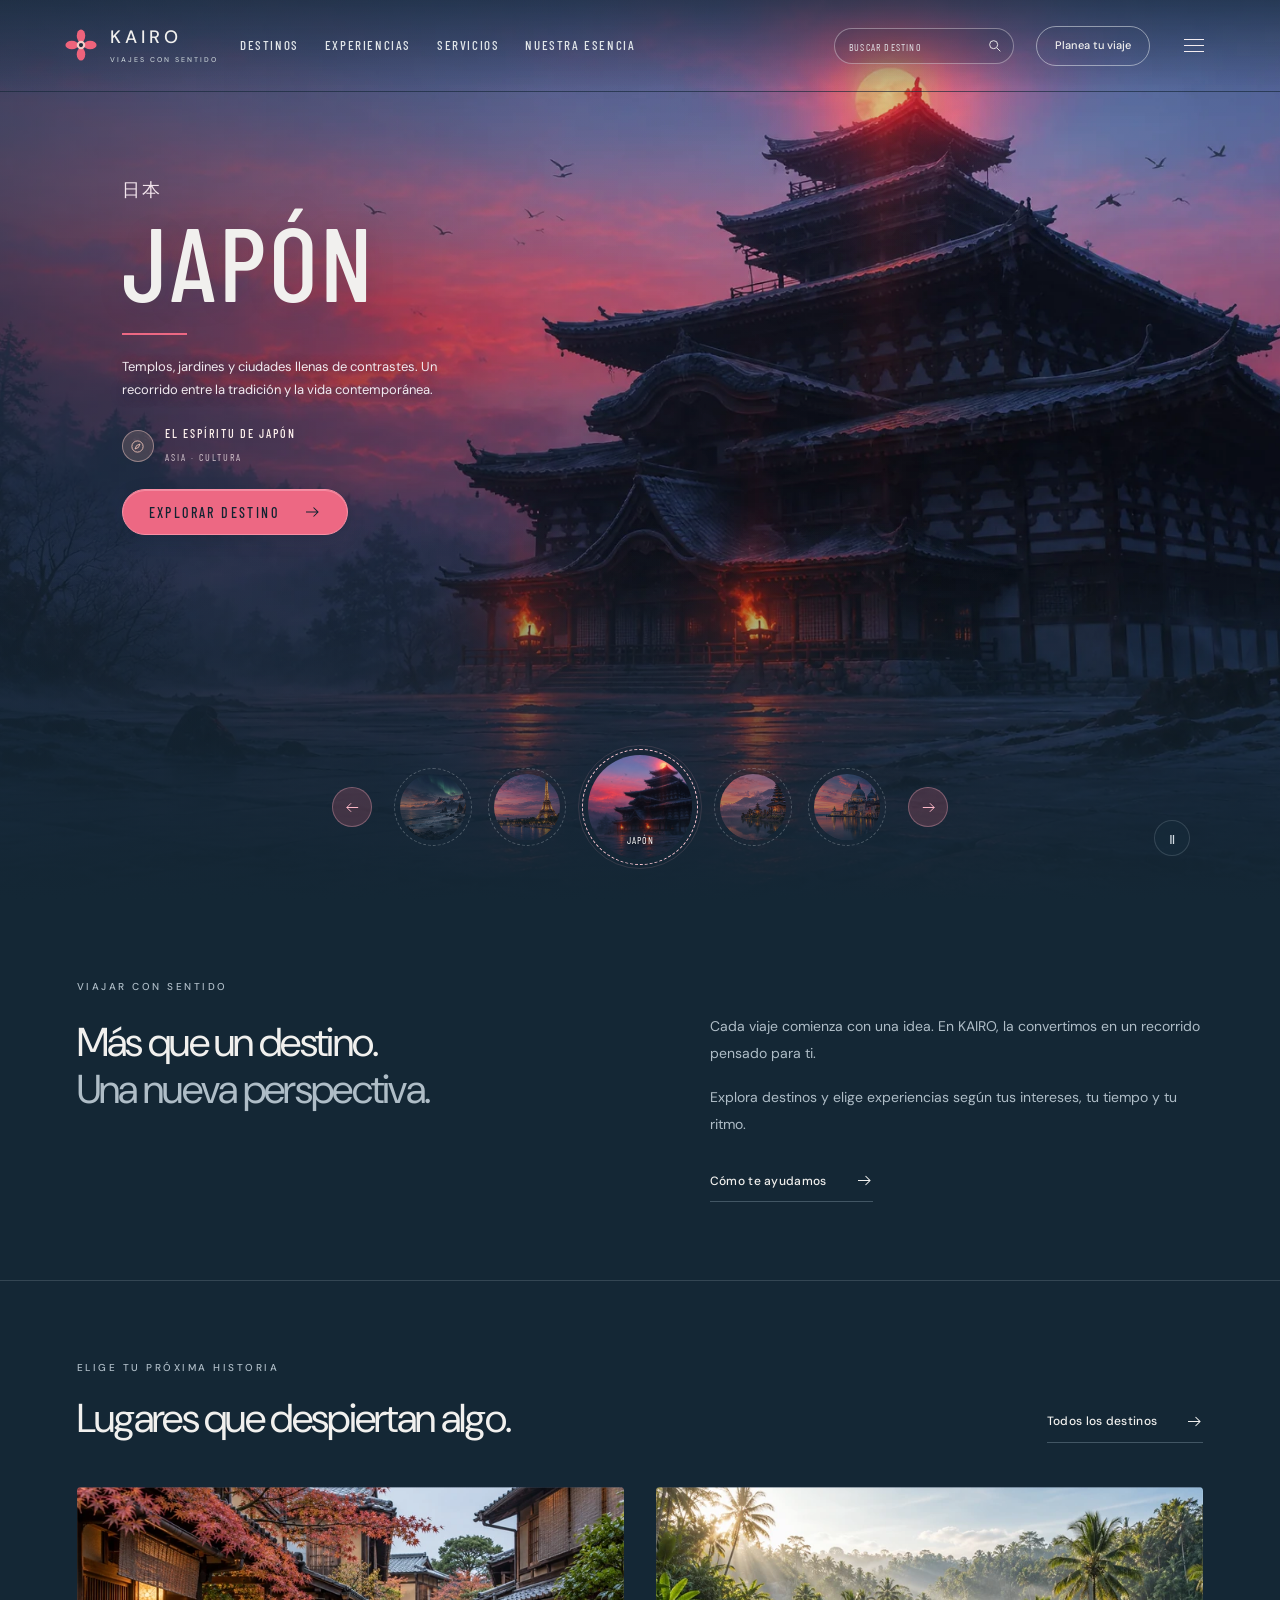
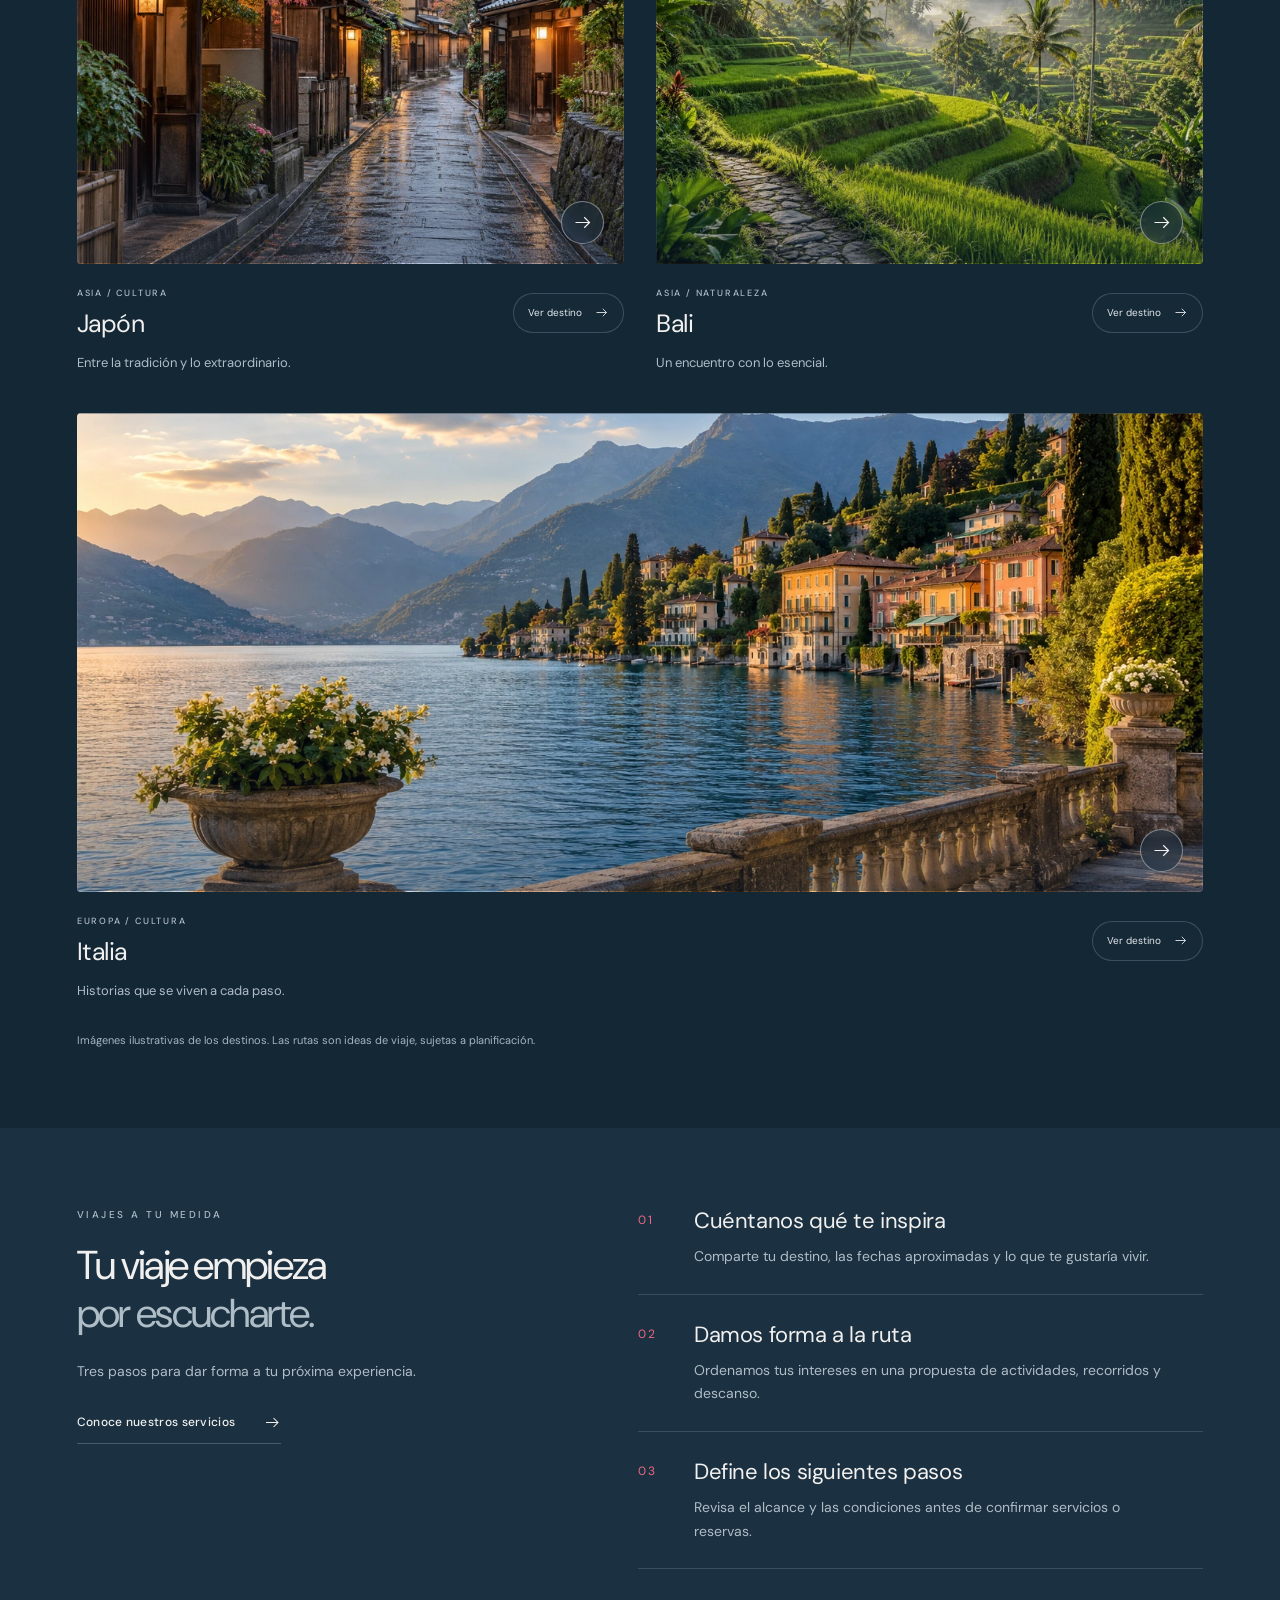
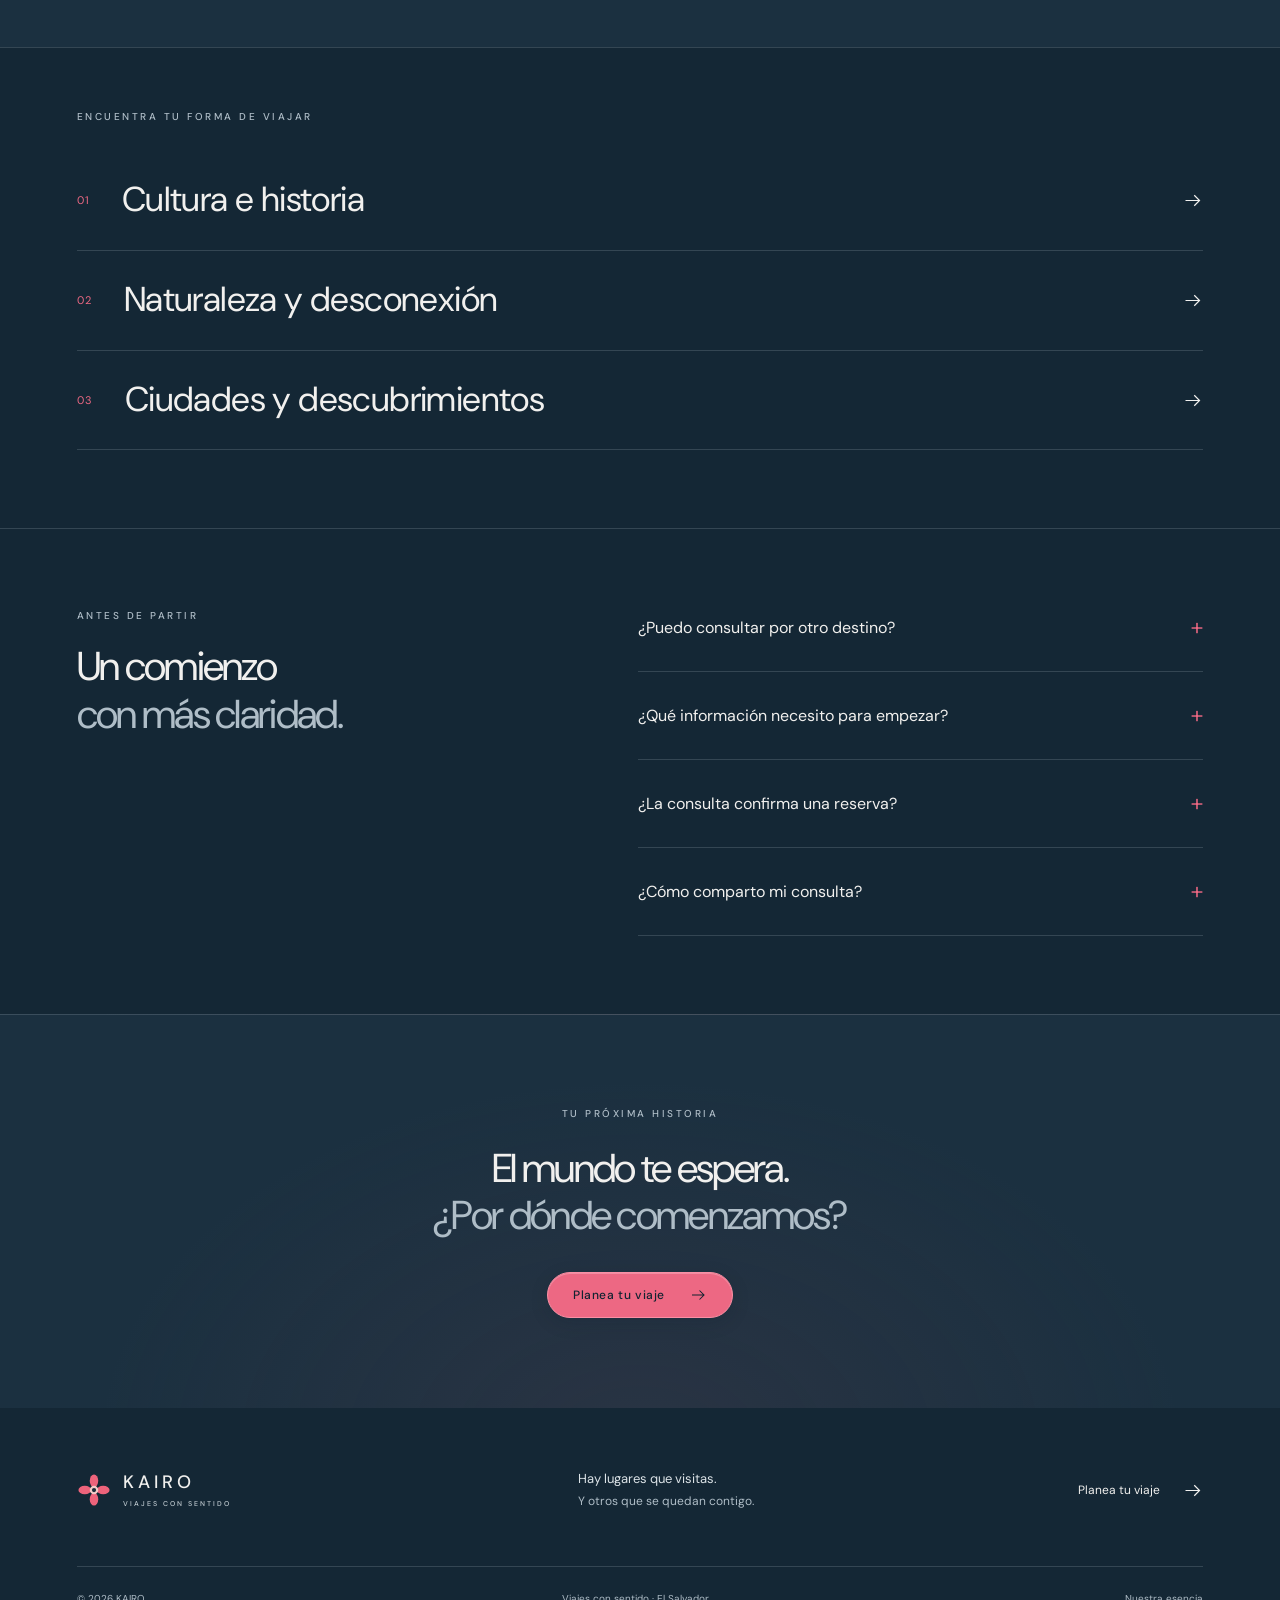
<file: index.html>
<!doctype html>
<html lang="es"><head>
<meta charset="utf-8"><meta name="viewport" content="width=device-width,initial-scale=1">
<meta name="theme-color" content="#223447"><meta name="description" content="Explora Japón, Bali, París, Islandia e Italia. Encuentra inspiración para tu próxima historia.">
<title>KAIRO — Viajes con sentido</title><link rel="icon" type="image/svg+xml" href="assets/logo.svg">
<link rel="preconnect" href="https://fonts.googleapis.com"><link rel="preconnect" href="https://fonts.gstatic.com" crossorigin>
<link rel="stylesheet" href="assets/styles.css?v=20261016-editorial">
<link rel="preload" as="image" href="assets/japon.webp">
<script src="assets/app.js?v=20261016-editorial" defer></script></head>
<body data-page="inicio"><div id="app"></div><noscript><main style="padding:40px"><h1>KAIRO — Viajes con sentido</h1><p>Activa JavaScript para explorar destinos y preparar tu consulta.</p><nav><a href="index.html">Inicio</a> · <a href="destinos.html">Destinos</a> · <a href="experiencias.html">Experiencias</a> · <a href="nosotros.html">Nuestra esencia</a> · <a href="contacto.html">Contacto</a></nav></main></noscript></body></html>
</file>
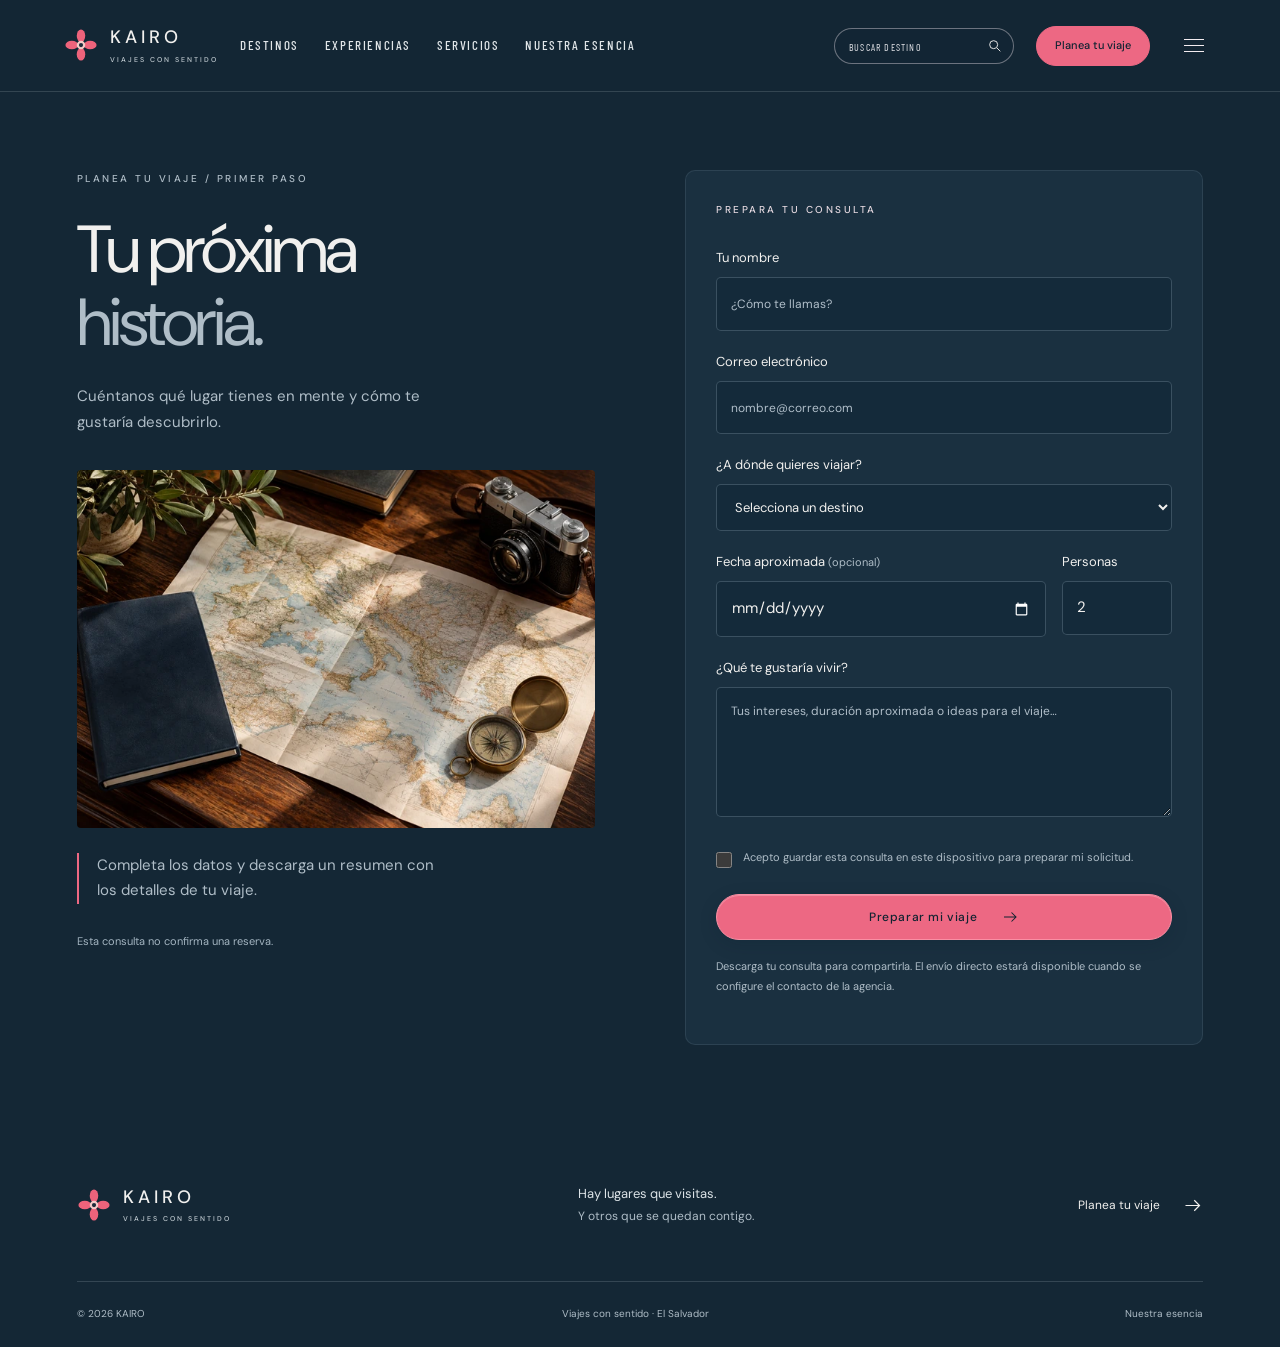
<file: contacto.html>
<!doctype html>
<html lang="es"><head>
<meta charset="utf-8"><meta name="viewport" content="width=device-width,initial-scale=1">
<meta name="theme-color" content="#223447"><meta name="description" content="Prepara una consulta personal para descubrir tu próximo destino.">
<title>Planea tu viaje — KAIRO</title><link rel="icon" type="image/svg+xml" href="assets/logo.svg">
<link rel="preconnect" href="https://fonts.googleapis.com"><link rel="preconnect" href="https://fonts.gstatic.com" crossorigin>
<link rel="stylesheet" href="assets/styles.css?v=20261016-editorial">

<script src="assets/app.js?v=20261016-editorial" defer></script></head>
<body data-page="contacto"><div id="app"></div><noscript><main style="padding:40px"><h1>KAIRO — Viajes con sentido</h1><p>Activa JavaScript para explorar destinos y preparar tu consulta.</p><nav><a href="index.html">Inicio</a> · <a href="destinos.html">Destinos</a> · <a href="experiencias.html">Experiencias</a> · <a href="nosotros.html">Nuestra esencia</a> · <a href="contacto.html">Contacto</a></nav></main></noscript></body></html>
</file>
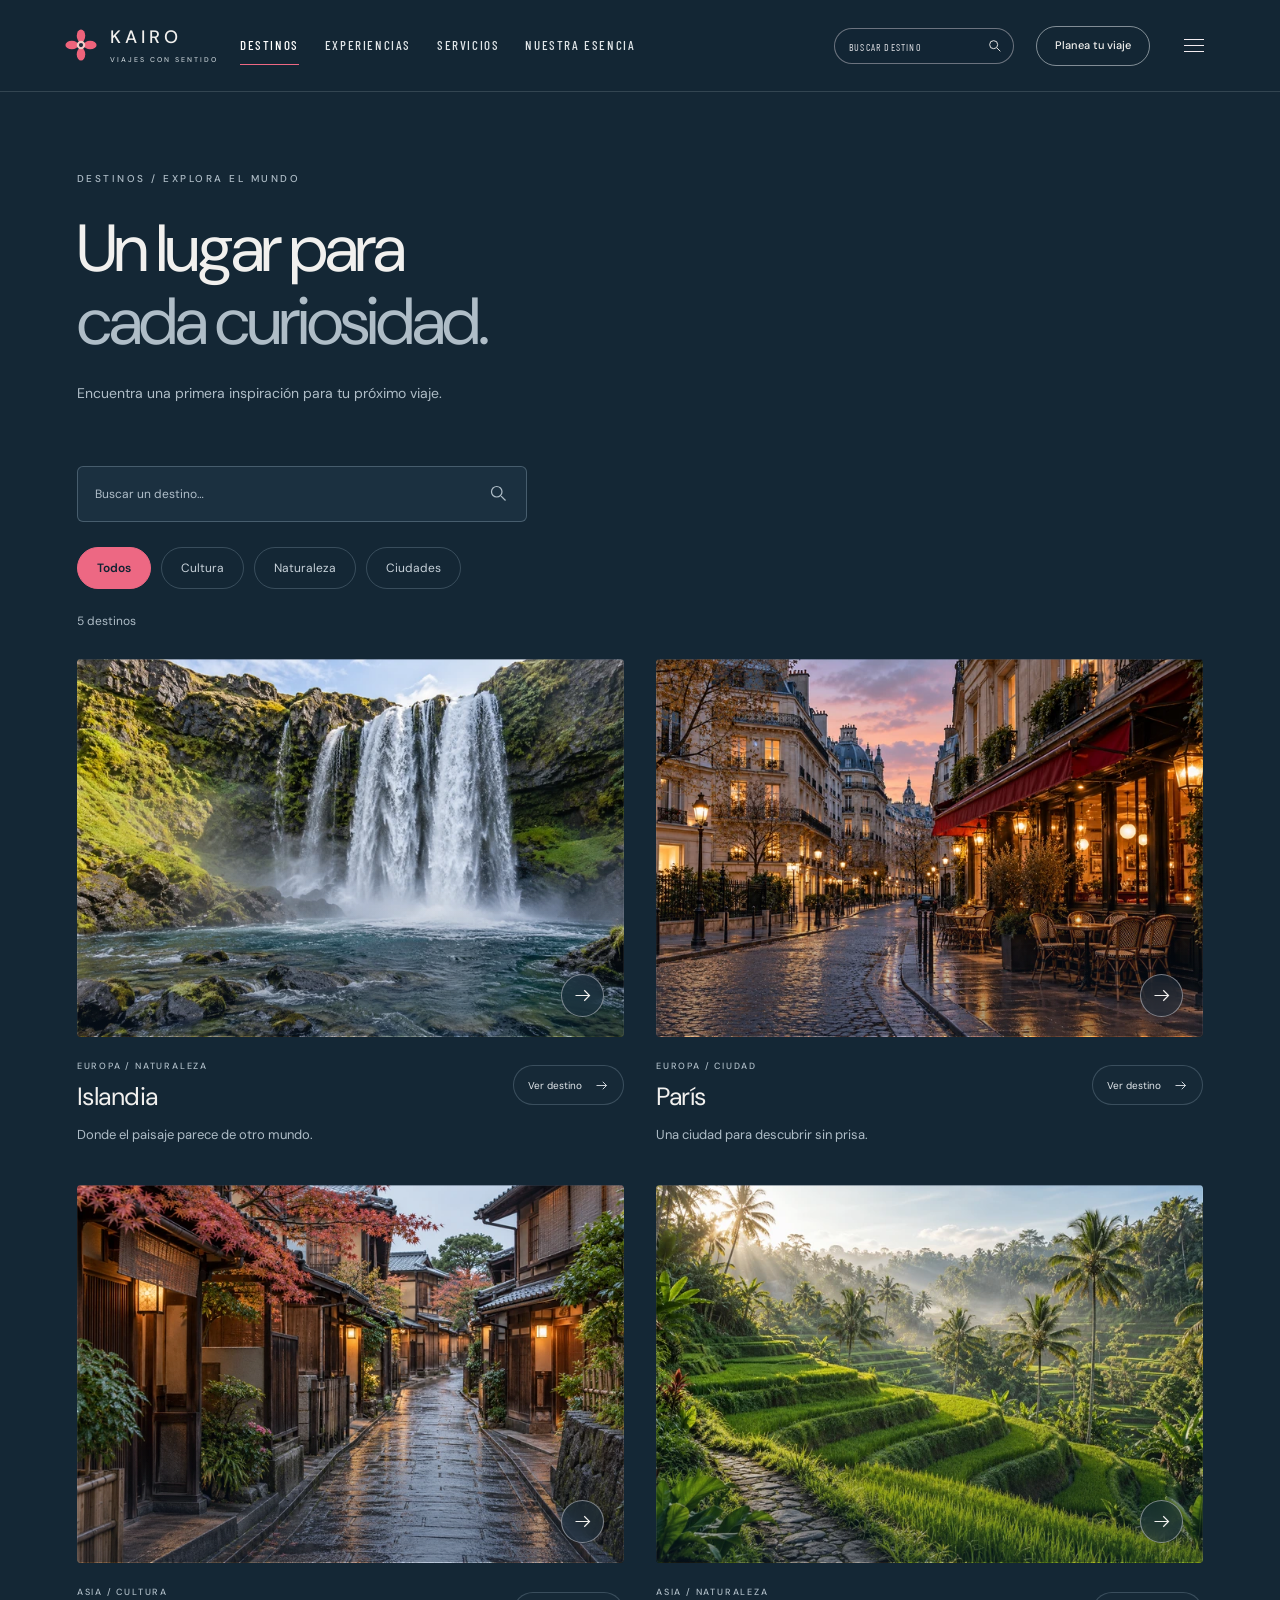
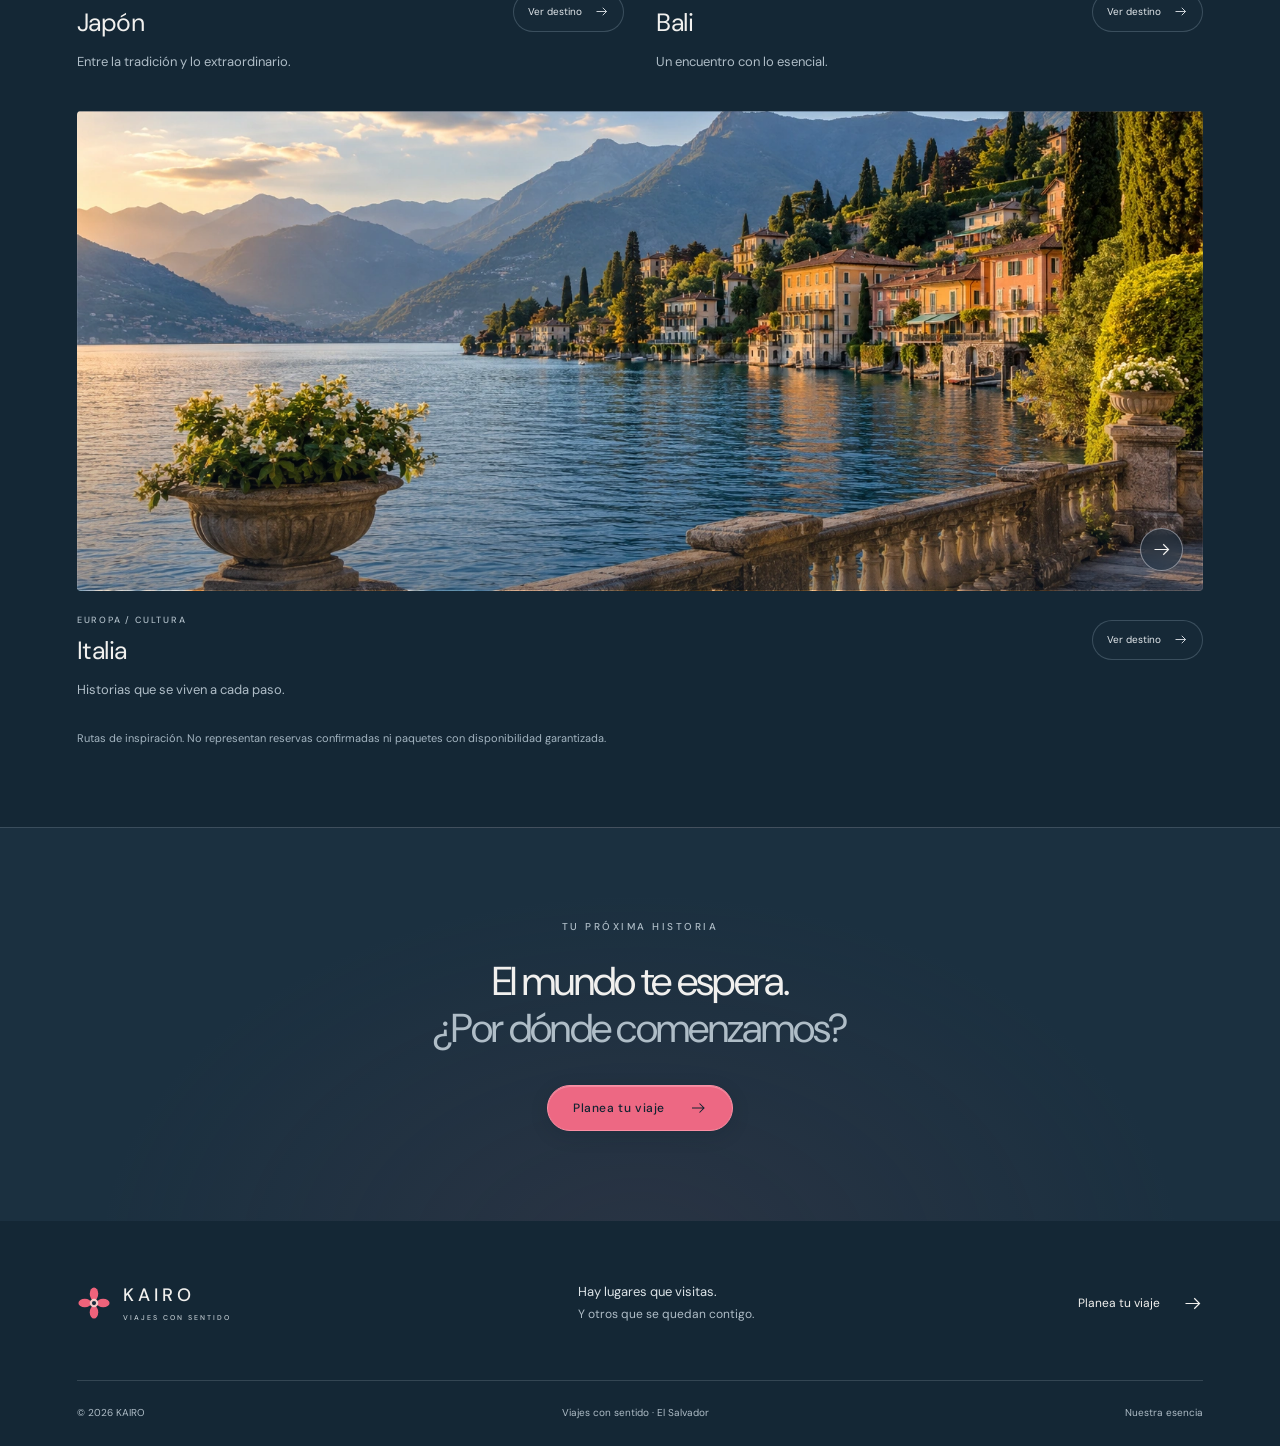
<file: destinos.html>
<!doctype html>
<html lang="es"><head>
<meta charset="utf-8"><meta name="viewport" content="width=device-width,initial-scale=1">
<meta name="theme-color" content="#223447"><meta name="description" content="Descubre destinos culturales, naturales y urbanos para tu próximo viaje.">
<title>Destinos — KAIRO</title><link rel="icon" type="image/svg+xml" href="assets/logo.svg">
<link rel="preconnect" href="https://fonts.googleapis.com"><link rel="preconnect" href="https://fonts.gstatic.com" crossorigin>
<link rel="stylesheet" href="assets/styles.css?v=20261016-editorial">

<script src="assets/app.js?v=20261016-editorial" defer></script></head>
<body data-page="destinos"><div id="app"></div><noscript><main style="padding:40px"><h1>KAIRO — Viajes con sentido</h1><p>Activa JavaScript para explorar destinos y preparar tu consulta.</p><nav><a href="index.html">Inicio</a> · <a href="destinos.html">Destinos</a> · <a href="experiencias.html">Experiencias</a> · <a href="nosotros.html">Nuestra esencia</a> · <a href="contacto.html">Contacto</a></nav></main></noscript></body></html>
</file>
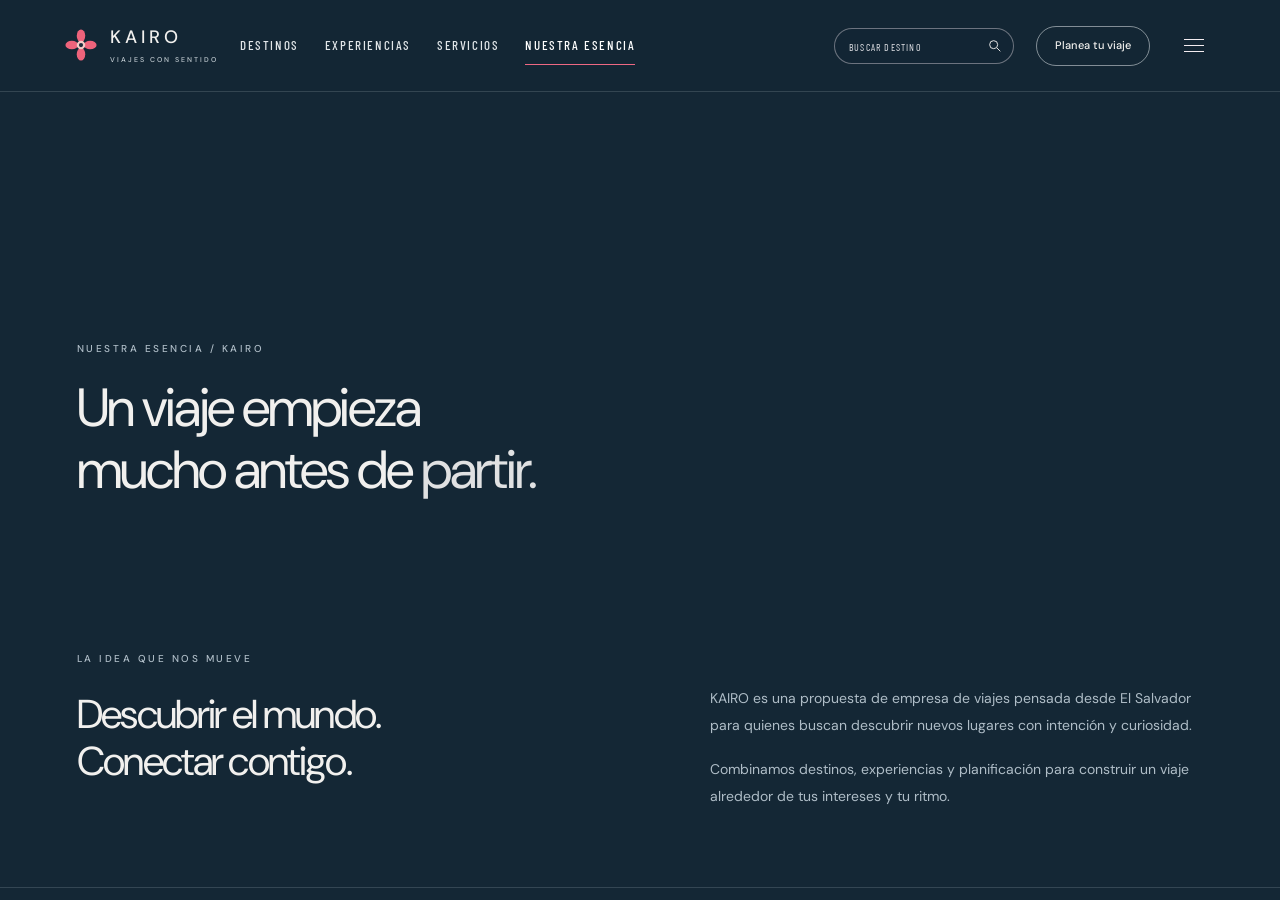
<file: estudio.html>
<!doctype html><html lang="es"><head><meta charset="utf-8"><meta name="viewport" content="width=device-width,initial-scale=1"><meta http-equiv="refresh" content="0;url=nosotros.html"><title>KAIRO — Viajes</title></head><body><a href="nosotros.html">Continuar a KAIRO</a></body></html>
</file>
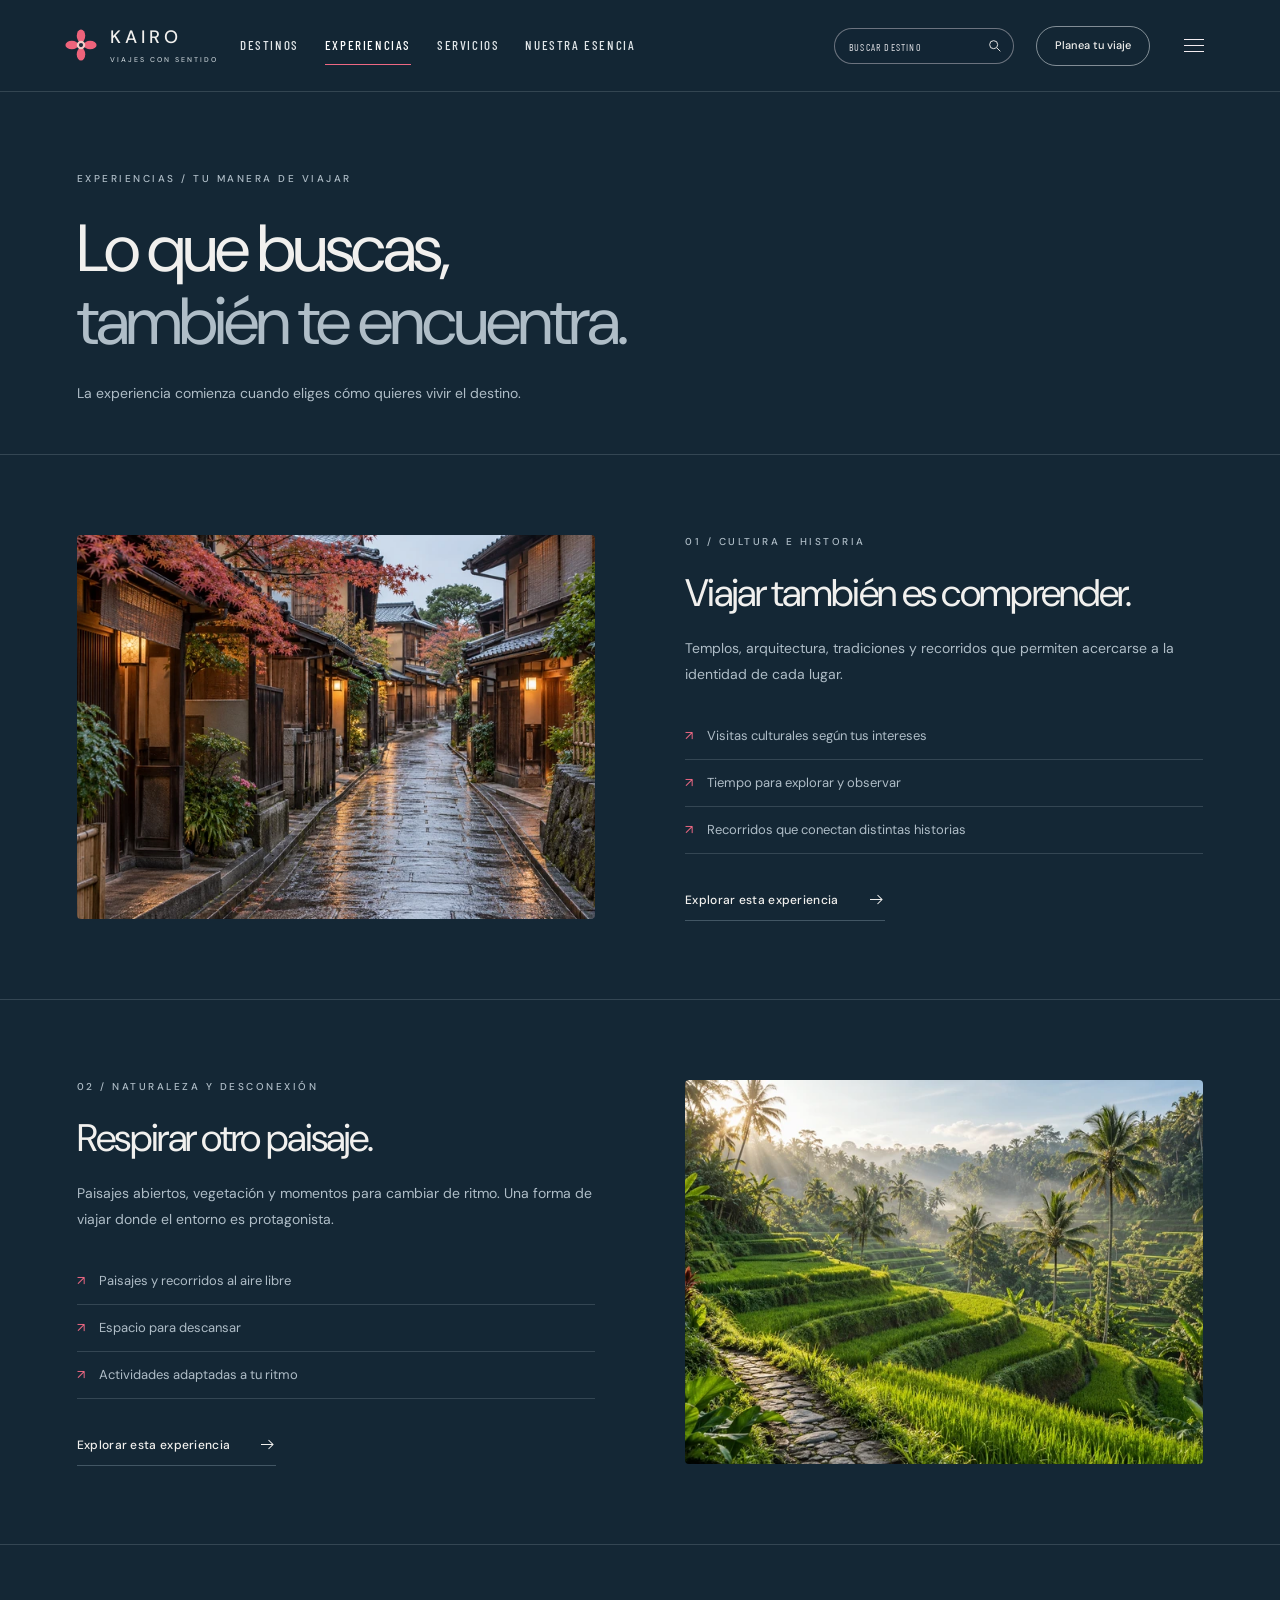
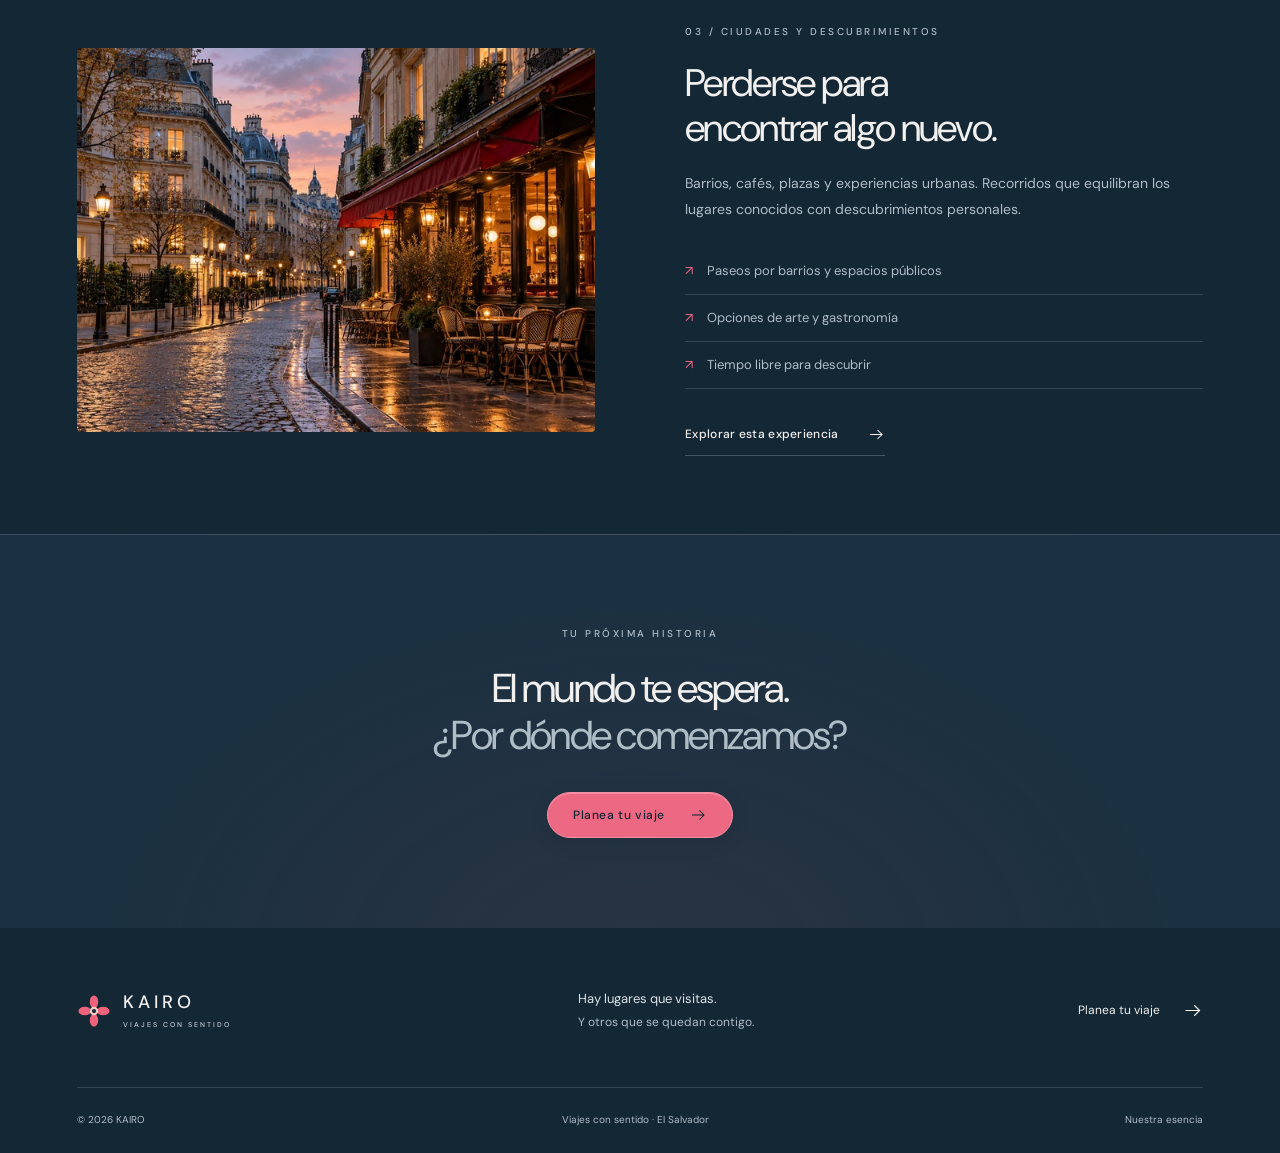
<file: experiencias.html>
<!doctype html>
<html lang="es"><head>
<meta charset="utf-8"><meta name="viewport" content="width=device-width,initial-scale=1">
<meta name="theme-color" content="#223447"><meta name="description" content="Encuentra tu forma de viajar: cultura, naturaleza y ciudades.">
<title>Experiencias — KAIRO</title><link rel="icon" type="image/svg+xml" href="assets/logo.svg">
<link rel="preconnect" href="https://fonts.googleapis.com"><link rel="preconnect" href="https://fonts.gstatic.com" crossorigin>
<link rel="stylesheet" href="assets/styles.css?v=20261016-editorial">

<script src="assets/app.js?v=20261016-editorial" defer></script></head>
<body data-page="experiencias"><div id="app"></div><noscript><main style="padding:40px"><h1>KAIRO — Viajes con sentido</h1><p>Activa JavaScript para explorar destinos y preparar tu consulta.</p><nav><a href="index.html">Inicio</a> · <a href="destinos.html">Destinos</a> · <a href="experiencias.html">Experiencias</a> · <a href="nosotros.html">Nuestra esencia</a> · <a href="contacto.html">Contacto</a></nav></main></noscript></body></html>
</file>
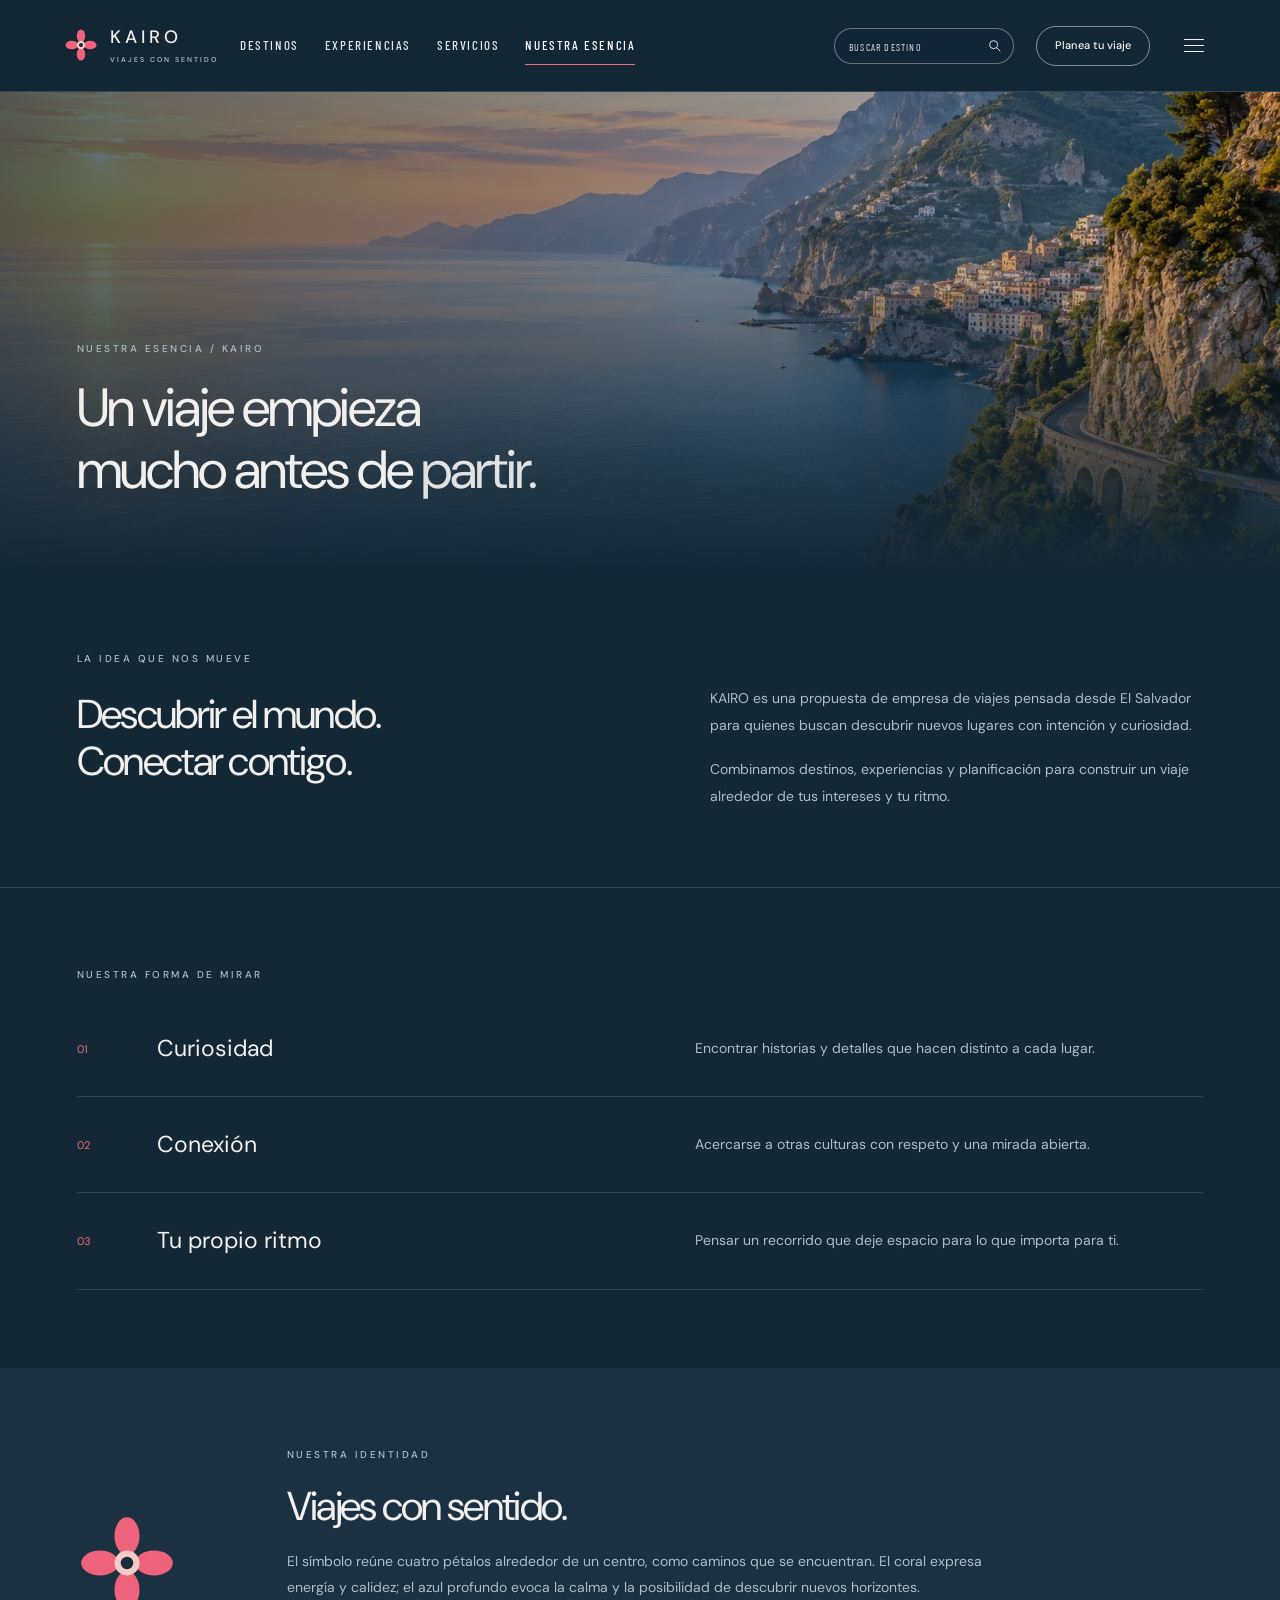
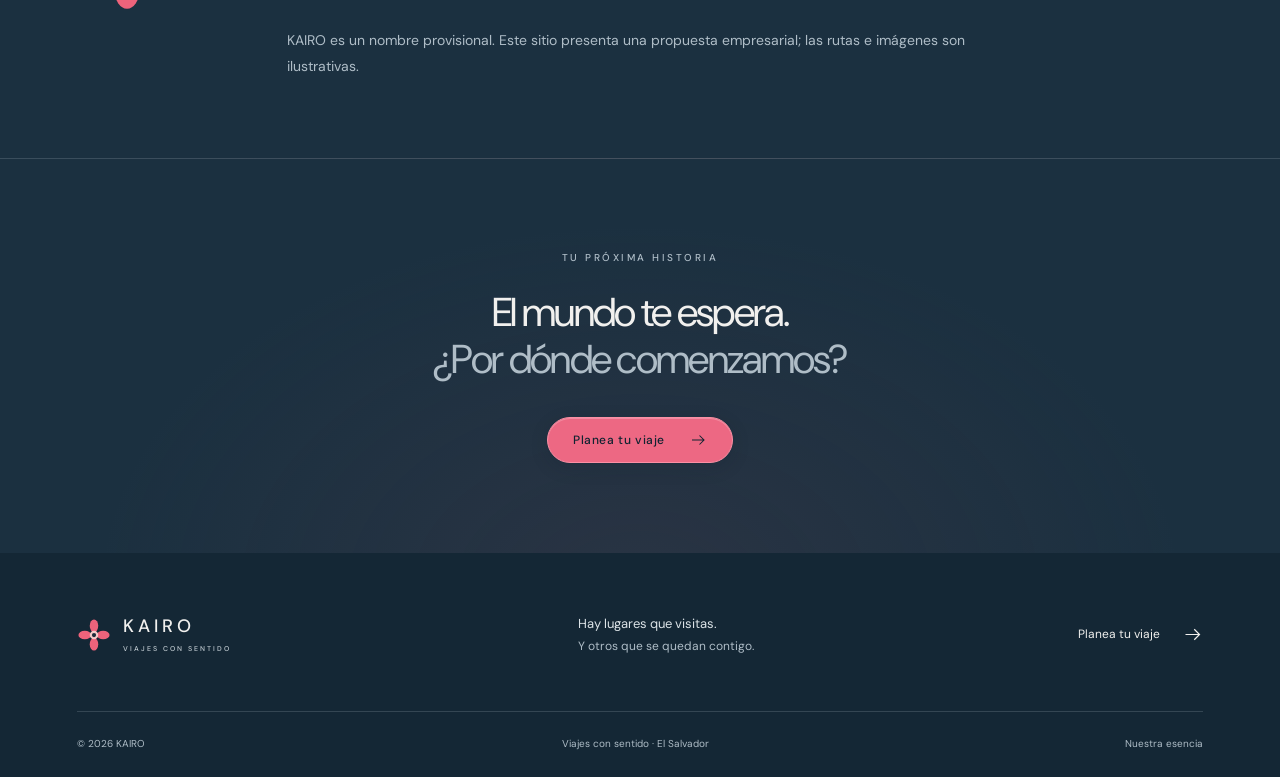
<file: nosotros.html>
<!doctype html>
<html lang="es"><head>
<meta charset="utf-8"><meta name="viewport" content="width=device-width,initial-scale=1">
<meta name="theme-color" content="#223447"><meta name="description" content="Una propuesta de viajes pensada desde El Salvador, con curiosidad y sentido.">
<title>Nuestra esencia — KAIRO</title><link rel="icon" type="image/svg+xml" href="assets/logo.svg">
<link rel="preconnect" href="https://fonts.googleapis.com"><link rel="preconnect" href="https://fonts.gstatic.com" crossorigin>
<link rel="stylesheet" href="assets/styles.css?v=20261016-editorial">

<script src="assets/app.js?v=20261016-editorial" defer></script></head>
<body data-page="nosotros"><div id="app"></div><noscript><main style="padding:40px"><h1>KAIRO — Viajes con sentido</h1><p>Activa JavaScript para explorar destinos y preparar tu consulta.</p><nav><a href="index.html">Inicio</a> · <a href="destinos.html">Destinos</a> · <a href="experiencias.html">Experiencias</a> · <a href="nosotros.html">Nuestra esencia</a> · <a href="contacto.html">Contacto</a></nav></main></noscript></body></html>
</file>
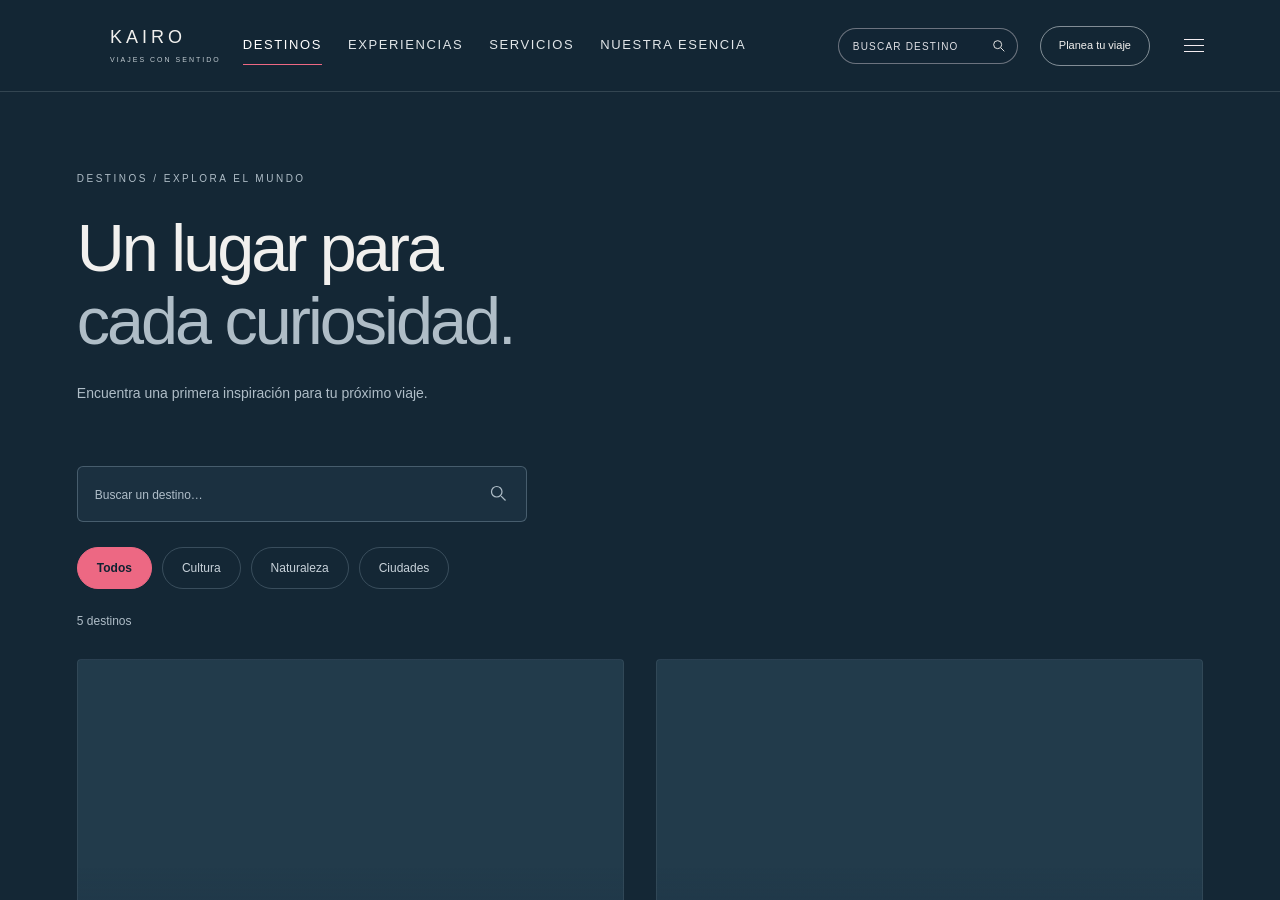
<file: proyectos.html>
<!doctype html><html lang="es"><head><meta charset="utf-8"><meta name="viewport" content="width=device-width,initial-scale=1"><meta http-equiv="refresh" content="0;url=destinos.html"><title>KAIRO — Viajes</title></head><body><a href="destinos.html">Continuar a KAIRO</a></body></html>
</file>
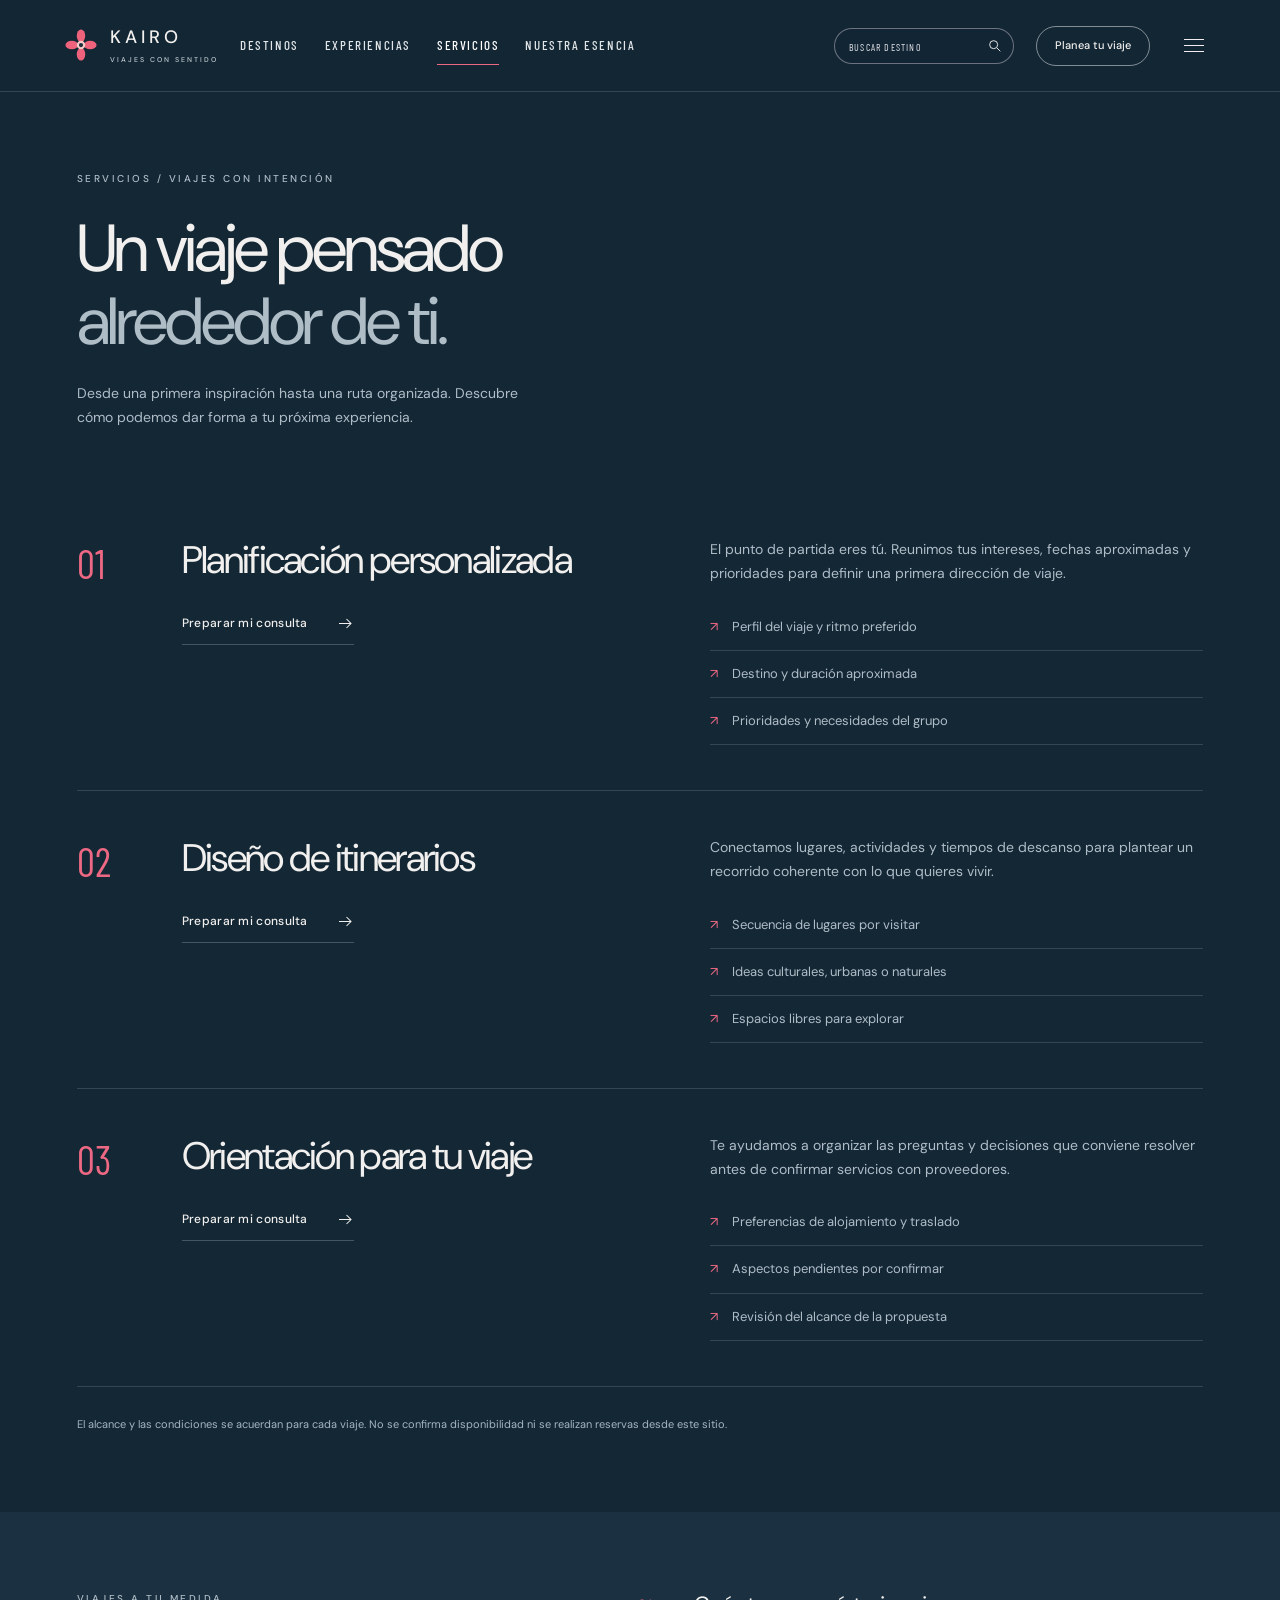
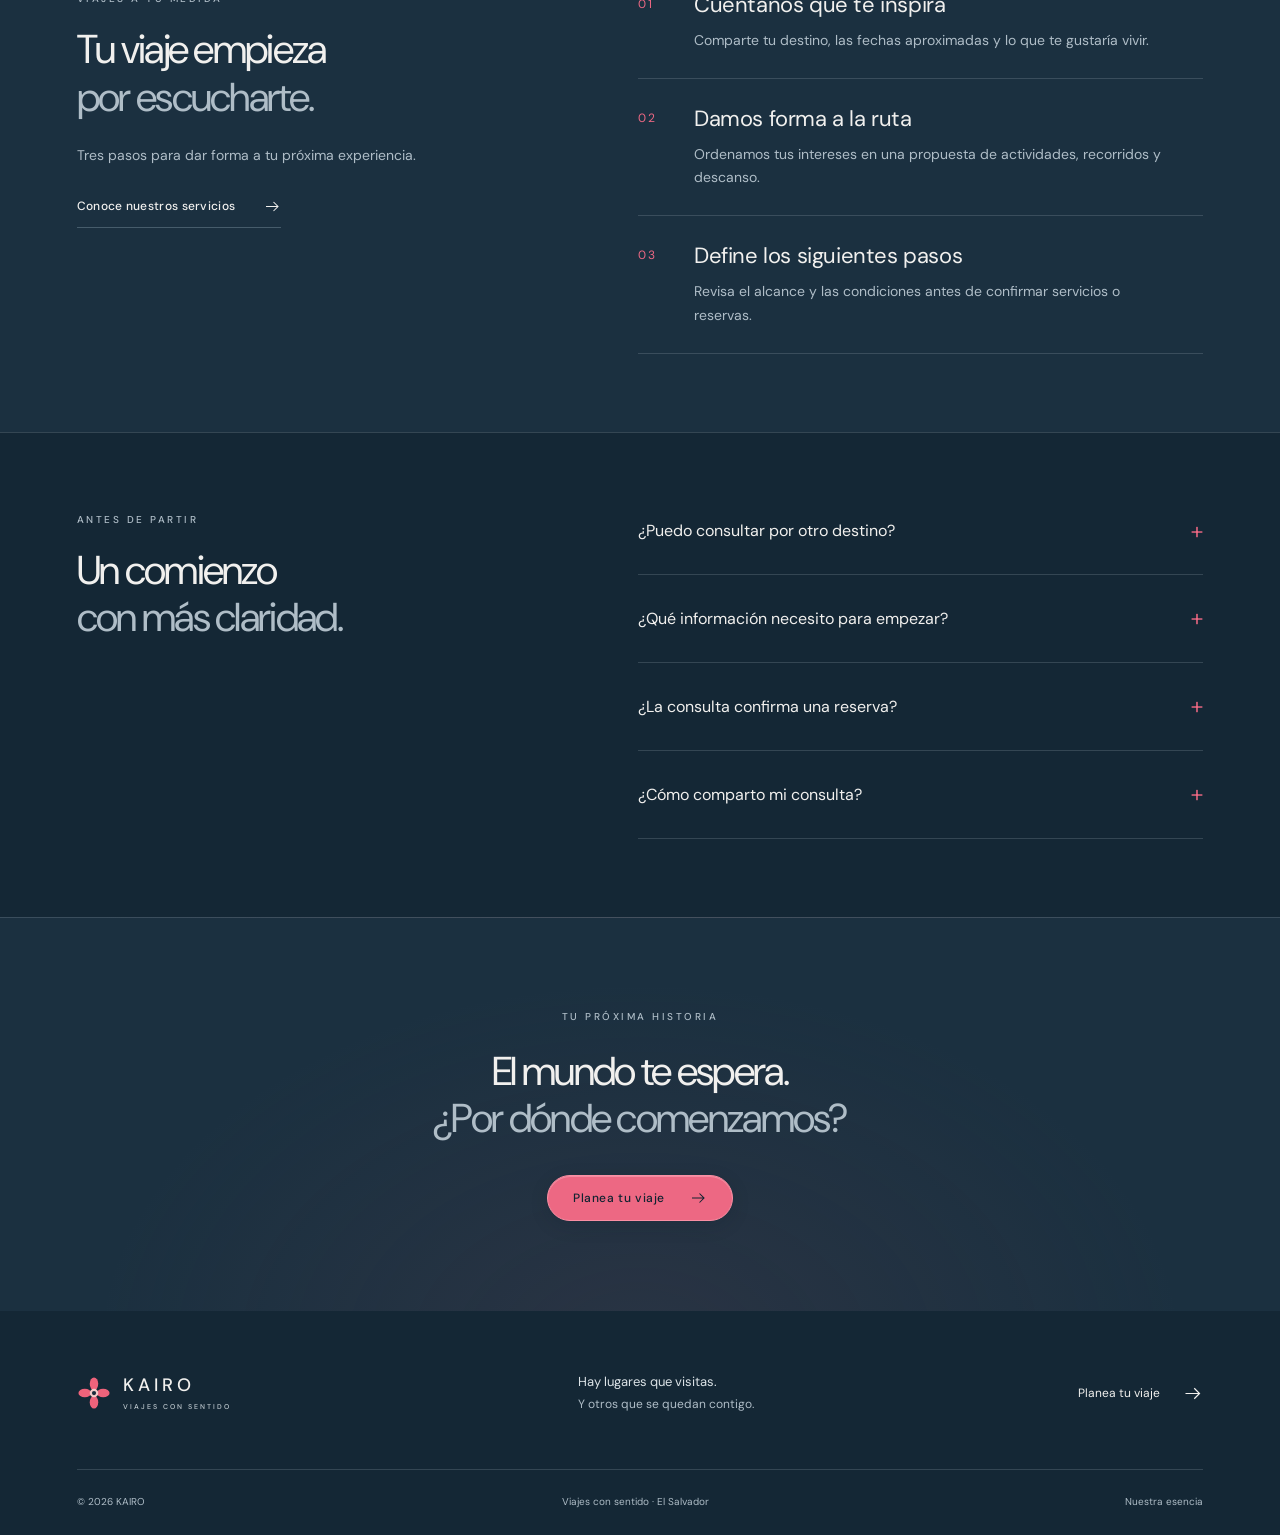
<file: servicios.html>
<!doctype html>
<html lang="es"><head>
<meta charset="utf-8"><meta name="viewport" content="width=device-width,initial-scale=1">
<meta name="theme-color" content="#223447"><meta name="description" content="Planificación de viajes, diseño de itinerarios y orientación para tu próxima experiencia.">
<title>Servicios — KAIRO</title><link rel="icon" type="image/svg+xml" href="assets/logo.svg">
<link rel="preconnect" href="https://fonts.googleapis.com"><link rel="preconnect" href="https://fonts.gstatic.com" crossorigin>
<link rel="stylesheet" href="assets/styles.css?v=20261016-editorial">

<script src="assets/app.js?v=20261016-editorial" defer></script></head>
<body data-page="servicios"><div id="app"></div><noscript><main style="padding:40px"><h1>KAIRO — Viajes con sentido</h1><p>Activa JavaScript para explorar destinos y preparar tu consulta.</p><nav><a href="index.html">Inicio</a> · <a href="destinos.html">Destinos</a> · <a href="experiencias.html">Experiencias</a> · <a href="nosotros.html">Nuestra esencia</a> · <a href="contacto.html">Contacto</a></nav></main></noscript></body></html>
</file>
<file: assets/styles.css>
@import url('https://fonts.googleapis.com/css2?family=Barlow+Condensed:wght@400;500;600&family=DM+Sans:wght@300;400;500;600;700&display=swap');
:root{--bg:#142735;--panel:#1b3040;--ink:#f1f0ee;--muted:#afbdc7;--accent:#ed6883;--line:rgba(219,229,237,.16);--font:'DM Sans',Arial,sans-serif;--display:'Barlow Condensed','Arial Narrow',sans-serif;color-scheme:dark}
*{box-sizing:border-box}
html{scroll-behavior:smooth;scroll-padding-top:115px}
body{margin:0;min-width:280px;background:var(--bg);color:var(--ink);font-family:var(--font);font-size:15px;line-height:1.7;-webkit-font-smoothing:antialiased}
button,input,select,textarea{font:inherit}
a{color:inherit;text-decoration:none}
button{border:0;background:none;color:inherit;cursor:pointer}
button,a,input,select,textarea{-webkit-tap-highlight-color:transparent}
a,button{touch-action:manipulation}
button:focus-visible,a:focus-visible,input:focus-visible,select:focus-visible,textarea:focus-visible,summary:focus-visible{outline:2px solid #ffb2c2;outline-offset:5px}
img{display:block;max-width:100%;height:auto;object-fit:cover}
svg{width:21px;height:21px;flex-shrink:0;fill:none;stroke:currentColor;stroke-width:1.4}
h1,h2,h3,p{margin:0}
h1,h2,h3{font-weight:400;text-wrap:balance}
h2{font-size:clamp(29px,3.15vw,46px);line-height:1.17;letter-spacing:-1.7px}
h3{font-size:23px;line-height:1.35}
em{font-style:normal;color:var(--muted)}
[hidden]{display:none!important}
.site-shell{position:relative;width:100%;max-width:none;margin:0;border:0;border-radius:0;box-shadow:none;background:var(--bg);isolation:isolate}
.section{padding:78px max(6%,calc((100% - 1240px)/2))}
.eyebrow{display:block;font-size:10px;font-weight:500;line-height:1.8;letter-spacing:2.5px;text-transform:uppercase;color:var(--muted)}
.skip{position:fixed;top:-100px;left:20px;z-index:100;background:var(--accent);color:#162633;padding:12px 18px}
.skip:focus{top:10px}
.sr-only{position:absolute;width:1px;height:1px;margin:-1px;padding:0;overflow:hidden;clip:rect(0,0,0,0);white-space:nowrap;border:0}
/* Navegación */
.header{position:sticky;top:0;z-index:30;display:flex;align-items:center;justify-content:space-between;gap:22px;height:92px;padding:0 clamp(24px,5vw,100px);background:#142735f5;border-bottom:1px solid var(--line)}
.home-shell .header{position:absolute;inset:0 0 auto;background:linear-gradient(#152738a8,transparent);border-bottom-color:transparent}
.home-shell .header.is-scrolled{position:fixed;background:#142735f5;border-bottom-color:var(--line);box-shadow:0 8px 30px #06142220}
.brand{display:flex;align-items:center;gap:12px;flex-shrink:0}
.brand img{width:34px;height:34px;object-fit:contain}
.brand>span{font-size:18px;font-weight:500;letter-spacing:4px;line-height:1.2}
.brand small{display:block;margin-top:7px;font-size:7px;letter-spacing:2px;color:#c2ccd2}
.desktop-nav{display:flex;align-items:center;gap:26px}
.desktop-nav a{position:relative;padding:15px 0;font-family:var(--display);font-size:13px;font-weight:500;letter-spacing:1.6px;text-transform:uppercase;white-space:nowrap;color:#e1e6e9;transition:color .2s}
.desktop-nav a:after{content:'';position:absolute;bottom:7px;left:0;width:0;height:1px;background:var(--accent);transition:width .25s}
.desktop-nav a:hover,.desktop-nav a[aria-current]{color:white}
.desktop-nav a:hover:after,.desktop-nav a[aria-current]:after{width:100%}
.header-search{position:relative;display:flex;align-items:center;flex-shrink:0;width:180px;height:36px;padding:0;margin-left:auto;border:1px solid #e4dbe16e;border-radius:30px;background:#14263725;transition:border-color .2s,background .2s}
.header-search:focus-within{border-color:#f8bcc9;background:#142637a6}
.header-search input[type=search]{min-width:0;width:100%;height:100%;padding:5px 0 5px 14px;background:transparent;border:0;border-radius:30px;font-family:var(--display);font-size:12px;letter-spacing:1.3px;color:white}
.header-search input::placeholder{font-size:10px;letter-spacing:1.2px;color:#e0e1e6}
.header-search button{display:grid;place-items:center;min-width:36px;height:36px;padding:6px}
.header-search svg{width:16px;height:16px}
.header-cta{display:inline-flex;align-items:center;justify-content:center;min-height:40px;padding:9px 18px;border:1px solid #e3e8ec88;border-radius:30px;font-size:11px;font-weight:500;white-space:nowrap;transition:background .2s,border-color .2s}
.header-cta:hover,.header-cta[aria-current]{background:var(--accent);border-color:var(--accent);color:#102332}
.menu-toggle{display:flex;flex-direction:column;justify-content:center;align-items:center;gap:5px;min-width:44px;min-height:44px;padding:10px;border:1px solid transparent;border-radius:50%;transition:background .2s,border-color .2s}
.menu-toggle:hover,.menu-toggle[aria-expanded=true]{background:#ffffff0b;border-color:var(--line)}
.menu-toggle span{width:20px;height:1px;background:#f3ecf0;transition:transform .2s,opacity .2s}
.menu-toggle[aria-expanded=true] span:first-child{transform:translateY(6px) rotate(45deg)}
.menu-toggle[aria-expanded=true] span:nth-child(2){opacity:0}
.menu-toggle[aria-expanded=true] span:last-child{transform:translateY(-6px) rotate(-45deg)}
.mobile-menu{position:fixed;top:89px;right:4%;z-index:40;width:min(340px,calc(100% - 32px));padding:16px 25px 22px;background:#162c3cf5;backdrop-filter:blur(18px);border:1px solid #a7bfcd35;border-radius:12px;box-shadow:0 25px 65px #07121d80}
.mobile-menu a{display:flex;justify-content:space-between;align-items:center;padding:16px 0;border-bottom:1px solid var(--line);font-size:15px}
.mobile-menu a:hover,.mobile-menu a[aria-current]{color:#ffa3b7}
.mobile-menu a:last-child{border-bottom:0;color:#ffa3b7}
/* Portada y selector circular */
.hero{position:relative;isolation:isolate;height:100svh;min-height:740px;overflow:hidden;background:#1d2e42}
.hero-images,.hero-image,.hero-shade{position:absolute;inset:0;width:100%;height:100%}
.hero-image{z-index:-2;opacity:0;object-position:var(--scene-focus,center);transform:none;transition:opacity 1s ease}
.hero-image.active{opacity:1;transform:scale(1)}
.hero-shade{z-index:-1;background:linear-gradient(0deg,#142735 0%,#142735af 13%,transparent 42%),linear-gradient(90deg,#182a3d94 0%,#172b4128 44%,transparent 80%),linear-gradient(180deg,#14263730,transparent 30%)}
.hero-copy{position:relative;z-index:2;width:36%;max-width:405px;margin-left:clamp(28px,9.5vw,170px);padding-top:clamp(140px,20svh,215px)}
.hero-native{display:block;color:#f3e5ed;font-size:18px;line-height:1.2;letter-spacing:2px}
.hero h1{margin:6px 0 13px;font-family:var(--display);font-size:clamp(92px,8.2vw,130px);font-weight:500;line-height:1;letter-spacing:3px;text-shadow:0 4px 30px #14273520}
.hero h1.is-long{font-size:clamp(80px,7.4vw,125px)}
.title-rule{display:block;width:65px;height:2px;margin:20px 0;background:var(--accent)}
.hero-copy>p{max-width:315px;color:#f1eaf0;font-size:13px;line-height:1.8;text-shadow:0 2px 12px #132332b0}
.hero-credit{display:flex;align-items:center;gap:11px;margin:22px 0 20px}
.route-icon{display:grid;place-items:center;width:32px;height:32px;border:1px solid #e7c1bd80;border-radius:50%;background:#e5ae9d30}
.route-icon svg{width:15px;height:15px;color:#f0c4b7}
.hero-credit strong{display:block;font-family:var(--display);font-size:12px;font-weight:500;letter-spacing:2px;color:#fff2ee}
.hero-credit div>span{font-family:var(--display);font-size:10px;letter-spacing:2px;color:#d1c3cc}
.hero .button{min-height:46px;min-width:165px;padding:11px 26px;font-family:var(--display);font-size:14px;letter-spacing:2.4px}
.hero-bottom{position:absolute;bottom:28px;left:7%;right:7%;display:flex;align-items:center;justify-content:center;gap:20px}
.carousel-controls{display:flex;align-items:center;gap:22px}
.thumbs{display:flex;align-items:center;gap:16px;height:130px}
.thumb{position:relative;flex-shrink:0;width:78px;height:78px;padding:5px;border:1px dashed #c2cad080;border-radius:50%;opacity:.66;transition:width .4s,height .4s,opacity .3s,border-color .3s}
.thumb img{width:100%;height:100%;border-radius:50%;object-position:var(--scene-focus,center)}
.thumb:after{content:'';position:absolute;inset:5px;border-radius:50%;background:linear-gradient(transparent 50%,#142735a0);pointer-events:none}
.thumb span{position:absolute;z-index:1;bottom:15px;left:50%;transform:translateX(-50%);font-family:var(--display);font-size:10px;letter-spacing:1px;text-transform:uppercase;color:white;text-shadow:0 1px 5px black;opacity:0;transition:opacity .2s}
.thumb.selected{width:116px;height:116px;opacity:1;border-color:#fac6d1}
.thumb.selected:before{content:'';position:absolute;inset:-5px;border:1px solid #e5a1b026;border-radius:50%;pointer-events:none}
.thumb.selected span,.thumb:hover span{opacity:1}
.thumb:hover{opacity:1;border-color:#f4c2ce}
.carousel-arrow,.pause{display:grid;place-items:center;flex-shrink:0;width:40px;height:40px;padding:8px;border:1px solid #e8a7b65c;border-radius:50%;background:#dd647d38;color:#ffbac9;transition:background .2s,color .2s,border-color .2s}
.carousel-arrow:hover,.pause:hover{background:var(--accent);color:#102332;border-color:var(--accent)}
.carousel-arrow svg{width:17px;height:17px}
.carousel-arrow.prev svg{transform:rotate(180deg)}
.pause{position:absolute;right:0;bottom:16px;width:36px;height:36px;font-size:13px;background:#172d3d80;border-color:var(--line);color:#d3dce2}
/* Botones y enlaces */
.button{display:inline-flex;align-items:center;justify-content:center;gap:24px;min-height:46px;padding:13px 25px;border:1px solid var(--line);border-radius:30px;font-size:12px;font-weight:500;line-height:1.5;letter-spacing:.6px;transition:background .2s,border-color .2s,transform .2s,box-shadow .2s}
.button svg{width:18px;height:18px;transition:transform .2s}
.coral{background:var(--accent);border-color:#fa8fa4;color:#112331;box-shadow:inset 0 1px 0 #ffd2dc55,0 5px 18px #071a2526}
.coral:hover{background:#f78da2;border-color:#ffc3d0;box-shadow:inset 0 1px 0 #ffe2e955,0 8px 24px #071a253d;transform:translateY(-2px)}
.button:hover svg{transform:translateX(3px)}
.button:active{transform:translateY(0)}
.text-link{display:inline-flex;align-items:center;justify-content:space-between;gap:28px;min-height:42px;padding:9px 0;border-bottom:1px solid #8ea4b160;font-size:12px;font-weight:500;letter-spacing:.3px;transition:color .2s,border-color .2s}
.text-link svg{width:18px;transition:transform .2s}
.text-link:hover{color:#ffaabd;border-color:var(--accent)}
.text-link:hover svg{transform:translateX(4px)}
/* Contenido editorial y destinos */
.intro{display:grid;grid-template-columns:1.1fr 1fr;gap:8%;border-bottom:1px solid var(--line)}
.intro h2{margin-top:23px}
.intro-text{padding-top:35px}
.intro-text p{font-size:14px;line-height:1.9;color:var(--muted);max-width:52ch}
.intro-text p+p{margin-top:18px}
.intro-text .text-link{margin-top:23px}
.section-head{display:flex;align-items:end;justify-content:space-between;gap:35px;margin-bottom:44px}
.section-head h2{margin-top:18px}
.project-grid{display:grid;grid-template-columns:1fr 1fr;gap:38px 32px;align-items:start}
.project{min-width:0}
.travel-grid .project:nth-child(even){padding-top:0}
.travel-grid .project:last-child{grid-column:1/-1;width:100%;margin:0}
.project-image{position:relative;display:block;width:100%;padding:0;overflow:hidden;isolation:isolate;border-radius:4px;background:#223b4b}
.project-image img{width:100%;height:auto;aspect-ratio:1.45;object-position:var(--scene-focus,center);filter:none;transition:transform .7s cubic-bezier(.2,.7,.2,1),filter .7s}
.project-image:after{content:'';position:absolute;inset:0;z-index:0;background:linear-gradient(transparent 55%,#0e223b65);border:1px solid #ffffff12;border-radius:inherit;pointer-events:none}
.image-arrow{position:absolute;right:20px;bottom:20px;z-index:1;display:grid;place-items:center;width:43px;height:43px;border:1px solid #e6e4eb7a;border-radius:50%;background:#182f4280;backdrop-filter:blur(8px);transition:background .25s,border-color .25s}
.project-image:hover img{transform:scale(1.035);filter:brightness(1.025)}
.project-image:hover .image-arrow{background:var(--accent);border-color:var(--accent);color:#102332}
.project-label{display:flex;align-items:center;justify-content:space-between;gap:18px;padding-top:21px}
.project-label .eyebrow{font-size:9px;letter-spacing:1.8px}
.project-label h3{margin-top:6px;font-size:25px;letter-spacing:-.5px}
.concept-label{display:inline-flex;align-items:center;gap:12px;min-height:40px;padding:8px 14px;border:1px solid #a8c0cd40;border-radius:25px;background:#ffffff03;color:#e4e9ed;font-size:10px;white-space:nowrap;transition:border-color .2s,background .2s}
.concept-label svg{width:15px;height:15px}
.concept-label:hover{border-color:#f6a6ba88;background:#ed688310;color:#ffb7c7}
.disclosure{margin-top:28px;font-size:11px;line-height:1.8;color:#a4b5c1}
.service-strip{border-top:1px solid var(--line);padding-top:60px}
.service-strip>.eyebrow{margin-bottom:25px}
.service-strip>a{display:flex;align-items:center;gap:32px;padding:26px 0;border-bottom:1px solid var(--line)}
.service-strip>a>span{font-size:11px;letter-spacing:1px;color:var(--accent)}
.service-strip h3{flex:1;font-size:clamp(23px,2.7vw,36px);letter-spacing:-.6px;transition:color .2s}
.service-strip a:hover h3{color:#fba8bb}
.closing{position:relative;padding:90px 24px;text-align:center;isolation:isolate;background:radial-gradient(ellipse at 50% 110%,#64415033,transparent 60%),var(--panel);border-top:1px solid var(--line)}
.closing h2{margin:22px 0 33px}
.footer{display:grid;grid-template-columns:1fr 1fr auto;align-items:center;gap:30px;padding:60px max(6%,calc((100% - 1240px)/2)) 25px}
.footer p{font-size:13px;color:#dce3e7}
.footer p span{font-size:12px;color:var(--muted)}
.footer>a:last-of-type{display:flex;align-items:center;gap:22px;min-height:44px;font-size:12px}
.footer>a:last-of-type:hover{color:#ffadc0}
.footer-bottom{grid-column:1/-1;display:flex;justify-content:space-between;gap:20px;margin-top:24px;padding-top:23px;border-top:1px solid var(--line);font-size:10px;color:var(--muted)}
.page-heading{padding-bottom:48px}
.page-heading h1{margin:24px 0;font-size:clamp(44px,5.2vw,72px);line-height:1.1;letter-spacing:-3px}
.page-heading p{max-width:48ch;font-size:14px;color:var(--muted)}
.portfolio{padding-top:12px}
.catalog-search{display:flex;align-items:center;max-width:450px;margin-bottom:25px;padding:0 17px;border:1px solid #a6bece50;border-radius:6px;background:#1b3040;transition:border-color .2s}
.catalog-search:focus-within{border-color:var(--accent)}
.catalog-search input[type=search]{border:0;background:transparent;padding:14px 0}
.catalog-search svg{margin-left:14px;color:var(--muted)}
.filters{display:flex;flex-wrap:wrap;gap:10px;margin-bottom:22px}
.filters button{min-height:42px;padding:9px 19px;border:1px solid #a6bece40;border-radius:30px;color:#c8d2da;font-size:12px;transition:background .2s,border-color .2s,color .2s}
.filters button:hover{border-color:#f1a6b9a0;color:white}
.filters button[aria-pressed=true]{background:var(--accent);border-color:var(--accent);color:#102332;font-weight:600}
.filter-status{margin-bottom:28px;font-size:12px;color:var(--muted)}
.portfolio-grid.travel-grid .project:nth-child(even){padding-top:0}
.empty-state{padding:55px 0}
.empty-state h2{font-size:30px}
.empty-state p{margin:20px 0;color:var(--muted)}
.service-detail{display:grid;grid-template-columns:1fr 1fr;align-items:center;gap:8%;border-top:1px solid var(--line);scroll-margin-top:100px}
.service-photo img{width:100%;height:auto;aspect-ratio:1.35;border-radius:4px;object-position:var(--scene-focus,center)}
.service-detail h2{margin:20px 0;font-size:clamp(30px,3vw,44px)}
.service-detail p,.identity p{font-size:14px;line-height:1.85;color:var(--muted)}
.service-detail:nth-child(odd) .service-photo{order:2}
.detail-list{list-style:none;margin:25px 0;padding:0;color:var(--muted);font-size:13px}
.detail-list li{padding:12px 0;border-bottom:1px solid var(--line)}
.detail-list li:before{content:'↗';margin-right:14px;color:var(--accent)}
.studio-cover{position:relative;isolation:isolate;height:480px}
.studio-cover>img{position:absolute;inset:0;z-index:-2;width:100%;height:100%;object-position:50% 46%}
.studio-cover:after{content:'';position:absolute;inset:0;z-index:-1;background:linear-gradient(90deg,#142735b8,#14273510),linear-gradient(0deg,#142735,transparent 65%)}
.studio-cover>div{position:absolute;left:max(6%,calc((100% - 1240px)/2));right:7%;bottom:70px}
.studio-cover h1{margin-top:20px;font-size:clamp(38px,4.2vw,60px);line-height:1.15;letter-spacing:-2px}
.studio-cover em{color:#e0e1e2}
.values>.eyebrow{margin-bottom:17px}
.values>div{display:grid;grid-template-columns:50px 1fr 1fr;gap:30px;align-items:center;padding:32px 0;border-bottom:1px solid var(--line)}
.values>div>span{font-size:11px;color:var(--accent)}
.values p{font-size:14px;color:var(--muted)}
.identity{display:grid;grid-template-columns:150px 1fr;align-items:center;gap:60px;background:var(--panel)}
.identity>img{width:100px;height:100px;object-fit:contain}
.identity h2{margin:19px 0}
.identity p{max-width:730px}
.journey-intro{display:grid;grid-template-columns:1fr 1.2fr;gap:8%;align-items:start;background:var(--panel)}
.journey-intro h2,.business-faq h2{margin-top:18px}
.journey-intro>div>p{max-width:390px;margin-top:23px;font-size:14px;color:var(--muted)}
.journey-intro .text-link{margin-top:18px}
.journey-steps{counter-reset:step;list-style:none;margin:0;padding:0}
.journey-steps li{counter-increment:step;display:grid;grid-template-columns:38px 1fr;gap:18px;padding:25px 0;border-bottom:1px solid var(--line)}
.journey-steps li:first-child{padding-top:0}
.journey-steps li:before{content:'0' counter(step);padding-top:4px;font-size:12px;letter-spacing:2px;color:var(--accent)}
.journey-steps h3{font-size:22px;letter-spacing:-.4px}
.journey-steps p{max-width:470px;margin-top:9px;font-size:14px;color:var(--muted)}
.business-services{padding-top:15px}
.business-service{display:grid;grid-template-columns:70px 1fr 1fr;gap:35px;align-items:start;padding:45px 0;border-bottom:1px solid var(--line);scroll-margin-top:115px}
.service-number{font-family:var(--display);font-size:40px;line-height:1;color:var(--accent)}
.business-service h2{max-width:420px;font-size:clamp(27px,3vw,42px)}
.business-service p{font-size:14px;color:var(--muted)}
.business-service .text-link{margin-top:20px}
.business-faq{display:grid;grid-template-columns:1fr 1.2fr;gap:8%;border-top:1px solid var(--line)}
.faq-list details{padding:23px 0;border-bottom:1px solid var(--line)}
.faq-list details:first-child{padding-top:0}
.faq-list summary{display:flex;align-items:center;justify-content:space-between;gap:25px;cursor:pointer;list-style:none;font-size:16px}
.faq-list summary:after{content:'+';font-size:24px;font-weight:300;color:var(--accent)}
.faq-list details[open] summary:after{content:'−'}
.faq-list summary::-webkit-details-marker{display:none}
.faq-list p{max-width:540px;margin-top:16px;font-size:14px;color:var(--muted)}
/* Consultas y fichas de destinos */
.contact-layout{display:grid;grid-template-columns:1fr 1fr;gap:8%;align-items:start}
.contact-intro h1{margin:25px 0;font-size:clamp(46px,5.2vw,72px);line-height:1.1;letter-spacing:-3px}
.contact-intro>p:not(.disclosure){max-width:360px;font-size:15px;color:var(--muted)}
.contact-intro>img{width:100%;height:auto;aspect-ratio:1.24;margin-top:35px;border-radius:4px;object-position:65% 45%}
.contact-intro .consultation-guide{max-width:390px;margin-top:25px;padding-left:18px;border-left:2px solid var(--accent);font-size:13px;color:var(--muted)}
#contact-form{padding:30px;background:#1a3040;border:1px solid #aac0ce20;border-radius:10px}
#contact-form>.eyebrow{margin-bottom:28px;color:#e4d8df}
#contact-form>label{display:block;margin:20px 0 8px;font-size:13px}
input:not([type=checkbox]),select,textarea{width:100%;min-width:0;padding:13px 14px;border:1px solid #a5bdce42;border-radius:5px;background:#142a3a;color:var(--ink);transition:border-color .2s,background .2s}
input:not([type=checkbox]):hover,select:hover,textarea:hover{border-color:#b5c7d17a}
input:not([type=checkbox]):focus,select:focus,textarea:focus{border-color:var(--accent);background:#172f40}
input::placeholder,textarea::placeholder{font-size:12px;color:#b0bec9}
select{font-size:13px}
textarea{resize:vertical;min-height:130px;max-height:450px}
.form-row{display:grid;grid-template-columns:minmax(0,1fr) 110px;gap:16px}
.form-row label{display:block;margin:20px 0 8px;font-size:13px}
.form-row label span{font-size:11px;color:var(--muted)}
.consent{display:flex!important;align-items:start;gap:11px;margin:23px 0!important}
.consent input{width:16px;height:16px;flex-shrink:0;margin:4px 0 0;accent-color:var(--accent)}
.consent span{font-size:11px;line-height:1.8;color:var(--muted)}
#contact-form>.button{width:100%;margin-top:3px}
.form-note{margin-top:17px;font-size:11px;line-height:1.8;color:var(--muted)}
.form-result{margin-top:25px;padding:20px;background:#223d4d;border:1px solid #b7c7d42b;border-radius:6px}
.form-result p{font-size:13px;color:var(--muted)}
.clear-draft{display:block;min-height:40px;padding:10px 0 0;font-size:11px;color:var(--muted);text-decoration:underline}
.project-dialog{width:min(850px,92vw);max-height:90svh;margin:auto;padding:0;overflow:auto;overscroll-behavior:contain;border:1px solid #bdd0db40;border-radius:12px;background:#172e3e;color:var(--ink);box-shadow:0 30px 100px #0007}
.project-dialog::backdrop{background:#071420c9;backdrop-filter:blur(10px)}
.dialog-image{width:100%;height:auto;aspect-ratio:1.9;max-height:420px;object-position:var(--scene-focus,center)}
.dialog-body{padding:36px 40px 40px}
.dialog-body h2{margin:12px 0 20px}
.dialog-body p{font-size:14px;line-height:1.85;color:var(--muted)}
.route-heading{margin-top:25px;font-size:17px}
.dialog-close{position:sticky;top:16px;z-index:2;float:right;display:grid;place-items:center;width:42px;height:42px;margin:16px 16px -58px 0;padding:0;border:1px solid #ffffff77;border-radius:50%;background:#122534dc;backdrop-filter:blur(8px);font-size:26px;line-height:1;transition:background .2s}
.dialog-close:hover{background:var(--accent);color:#102332}
.dialog-open{overflow:hidden}
@media(min-width:1800px){.hero-bottom{bottom:40px}.thumbs{height:155px;gap:24px}.thumb{width:100px;height:100px}.thumb.selected{width:145px;height:145px}}
@media(max-width:1250px){.header{gap:16px}.desktop-nav{gap:18px}.desktop-nav a{font-size:12px}.header-search{width:150px}.header-cta{font-size:10px;padding:9px 14px}.section{padding-block:70px}.hero-copy{width:40%}.thumbs{gap:14px}.thumb{width:76px;height:76px}.thumb.selected{width:118px;height:118px}.project-grid{gap:38px 28px}}
@media(max-width:1100px){.desktop-nav{display:none}.header-search{margin-left:auto;width:200px}}
@media(max-width:800px){.header{height:88px;padding-inline:26px;gap:14px}.mobile-menu{top:80px;right:22px}.hero{min-height:780px}.hero-copy{width:58%;max-width:370px;margin-left:8%;padding-top:150px}.hero h1{font-size:105px}.hero-copy>p{font-size:13px;max-width:305px}.hero-image{object-position:var(--mobile-focus,62% center)}.hero-shade{background:linear-gradient(0deg,#142735 0%,#142735bc 19%,transparent 55%),linear-gradient(90deg,#182a3dad,#172b4120),linear-gradient(180deg,#14263755,transparent 40%)}.hero-bottom{bottom:30px;left:5%;right:5%}.carousel-controls{gap:14px}.thumbs{height:120px;gap:10px}.thumb{width:62px;height:62px}.thumb.selected{width:104px;height:104px}.carousel-arrow{width:36px;height:36px}.pause{right:0;bottom:-12px;width:32px;height:32px}.section{padding:60px 7%}.intro,.journey-intro,.business-faq{grid-template-columns:1fr;gap:34px}.intro-text{padding-top:0}.section-head{align-items:start;flex-direction:column;gap:20px}.travel-grid .project:nth-child(even){padding-top:0}.travel-grid .project:last-child{width:100%}.service-detail{grid-template-columns:1fr;gap:32px}.service-detail:nth-child(odd) .service-photo{order:0}.service-photo img{aspect-ratio:1.55}.business-service{grid-template-columns:40px 1fr;gap:20px}.business-service>div:last-child{grid-column:2}.business-service h2{font-size:30px}.business-services{padding-top:12px}.values>div{grid-template-columns:30px 1fr;gap:12px 20px}.values p{grid-column:2}.identity{grid-template-columns:1fr;gap:25px}.identity>img{width:80px;height:80px}.contact-layout{grid-template-columns:1fr;gap:40px}.contact-intro>img{aspect-ratio:1.8}.footer{grid-template-columns:1fr 1fr;gap:25px;padding:45px 7% 25px}.footer>a:last-of-type{grid-column:1/-1}.footer-bottom{flex-wrap:wrap;gap:12px 20px}.closing{padding-block:65px}.studio-cover{height:500px}.page-heading h1{letter-spacing:-2px}}
@media(max-width:600px){.header{height:80px;padding-inline:20px;gap:10px}.header-search{width:135px;height:34px}.header-search input[type=search]{padding-left:11px;font-size:11px}.header-search input::placeholder{font-size:8px;letter-spacing:.7px}.header-search button{min-width:32px;height:34px}.header-cta{display:none}.brand{gap:8px}.brand>span{font-size:16px;letter-spacing:3px}.brand small{display:none}.brand img{width:29px;height:29px}.menu-toggle{min-width:40px}.mobile-menu{top:72px;right:16px}.hero-copy{width:74%;max-width:340px;margin-left:8%;padding-top:145px}.hero h1{font-size:100px}.hero h1.is-long{font-size:clamp(65px,16vw,90px)}.hero-copy>p{max-width:285px;font-size:13px}.hero-bottom{left:3%;right:3%;bottom:32px}.thumbs{height:110px;gap:8px}.thumb{width:46px;height:46px;padding:3px}.thumb:after{inset:3px}.thumb.selected{width:88px;height:88px}.thumb span{bottom:12px;font-size:9px}.carousel-controls{gap:8px}.carousel-arrow{width:32px;height:40px;padding:7px;border-radius:24px}.carousel-arrow svg{width:15px}.pause{bottom:-16px}.section{padding-block:50px}.project-grid{grid-template-columns:1fr;gap:34px}.travel-grid .project:nth-child(even){padding-top:0}.travel-grid .project:last-child{width:100%;grid-column:auto;margin:0}.project-image img{aspect-ratio:1.5}.project-label{gap:12px;padding-top:17px}.project-label h3{font-size:24px}.project-label .eyebrow{font-size:8px;letter-spacing:1.4px}.concept-label{font-size:10px;padding:8px 12px;min-height:42px}.image-arrow{bottom:15px;right:15px;width:38px;height:38px}.service-strip>a{gap:20px}.service-strip h3{font-size:23px}.journey-steps h3{font-size:20px}.business-service{padding-block:32px}.service-number{font-size:32px}.business-service h2{font-size:28px}.footer{grid-template-columns:1fr}.footer>a:last-of-type,.footer-bottom{grid-column:auto}.footer-bottom{flex-direction:column;align-items:start}.page-heading h1{font-size:48px}.studio-cover{height:460px}.studio-cover>div{left:7%;bottom:50px}.studio-cover h1{font-size:40px}.dialog-body{padding:27px 24px 30px}.project-dialog{width:94vw;border-radius:10px}.dialog-image{aspect-ratio:1.4}.dialog-close{width:40px;height:40px;margin:12px 12px -52px 0}#contact-form{padding:24px 20px}.contact-intro h1{font-size:59px}.form-row{grid-template-columns:minmax(0,1fr) 90px;gap:12px}.form-row label{font-size:12px}.form-row label span{display:block}.closing h2{font-size:34px}}
@media(max-width:380px){.header{padding-inline:14px;gap:5px}.brand>span{font-size:14px}.brand img{width:27px;height:27px}.header-search{width:122px}.hero{min-height:750px}.hero-copy{width:82%;padding-top:135px}.hero h1{font-size:88px}.hero-native{font-size:16px}.hero-copy>p{font-size:12px;max-width:250px}.hero-bottom{left:2%;right:2%}.thumbs{gap:6px;height:96px}.thumb{width:36px;height:36px}.thumb.selected{width:75px;height:75px}.carousel-controls{gap:6px}.carousel-arrow{width:29px;height:40px}.thumb span{font-size:8px;bottom:10px}.concept-label{gap:8px;padding:8px 10px}.project-label h3{font-size:23px}}
@media(max-height:650px) and (min-width:801px){.hero{min-height:730px}.hero-copy{padding-top:135px}.hero h1{font-size:105px}.hero h1.is-long{font-size:94px}}
@media(hover:none){.project-image:hover img{transform:none}.button:hover{transform:none}}
@media(prefers-reduced-motion:reduce){html{scroll-behavior:auto}*,*:before,*:after{animation:none!important;transition:none!important}.hero-image{transform:none}.project-image:hover img,.button:hover,.button:hover svg,.text-link:hover svg{transform:none}}

/* Jerarquía y encuadres del contenido */
p{overflow-wrap:break-word}
.destination-summary{max-width:52ch;margin-top:11px;color:var(--muted);font-size:13px;line-height:1.75}
.travel-grid .project:last-child .project-image img{aspect-ratio:2.35}
.page-heading h1{max-width:18ch}
.business-service .detail-list{margin-top:18px;margin-bottom:0}
.business-service>.service-number{padding-top:5px}
.contact-layout .contact-intro>img{aspect-ratio:1.45;object-position:center}
.content-dialog .dialog-image{object-position:center}
@media(max-width:800px){.hero{min-height:750px}.hero-copy{padding-top:140px}.hero h1{font-size:96px}.section{padding-block:54px}.service-photo img{aspect-ratio:1.55}.studio-cover{height:430px}.contact-layout{gap:32px}}
@media(max-width:600px){.hero{min-height:740px}.hero-copy{padding-top:140px}.hero h1{font-size:92px}.section{padding-block:45px}.project-label h3{font-size:22px}.concept-label{min-height:40px;padding:8px 12px}.travel-grid .project:last-child .project-image img{aspect-ratio:1.5}.studio-cover{height:420px}.studio-cover h1{font-size:37px}.contact-intro h1{font-size:50px}.page-heading h1{font-size:43px}.business-service h2{font-size:26px}.destination-summary{font-size:12px}}
@media(max-width:380px){.hero h1{font-size:82px}.hero-copy{padding-top:132px}.hero{min-height:720px}.project-label{gap:9px}.concept-label{font-size:9px;padding:8px 10px}}
</file>
